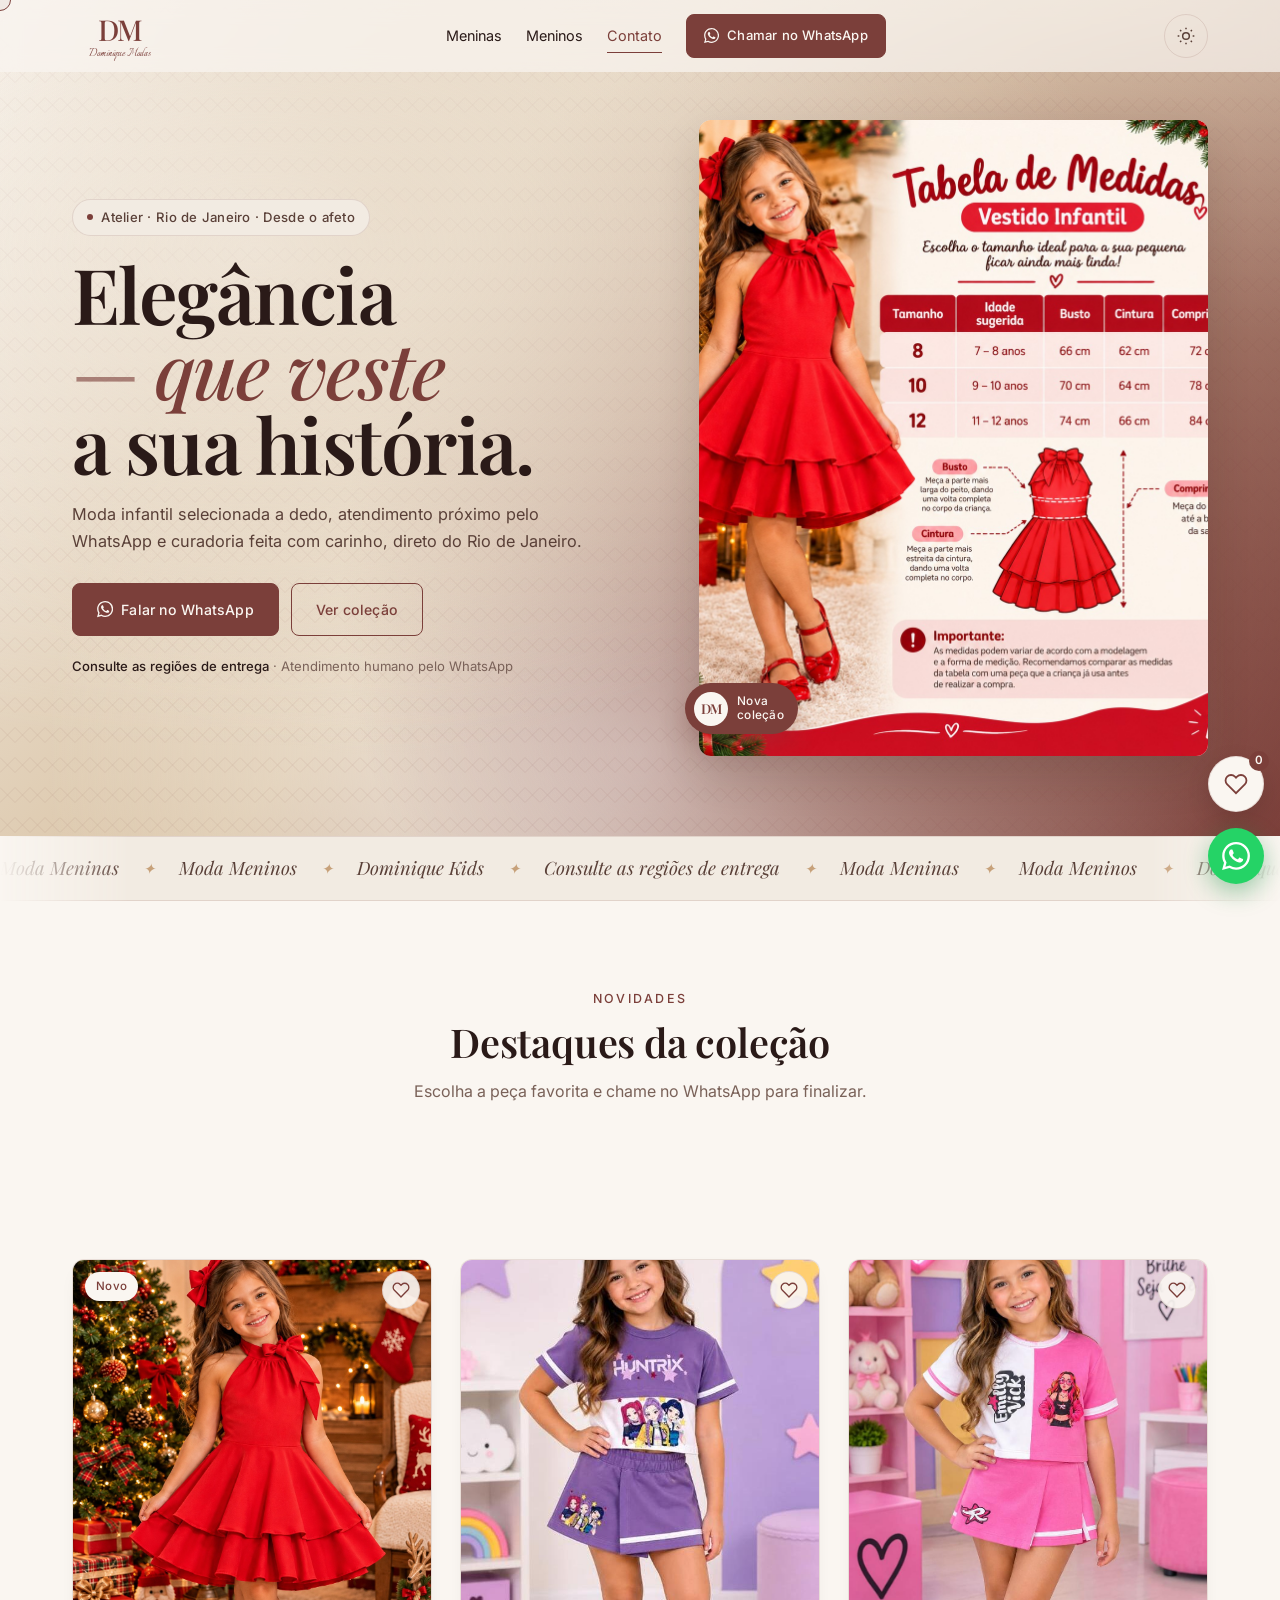
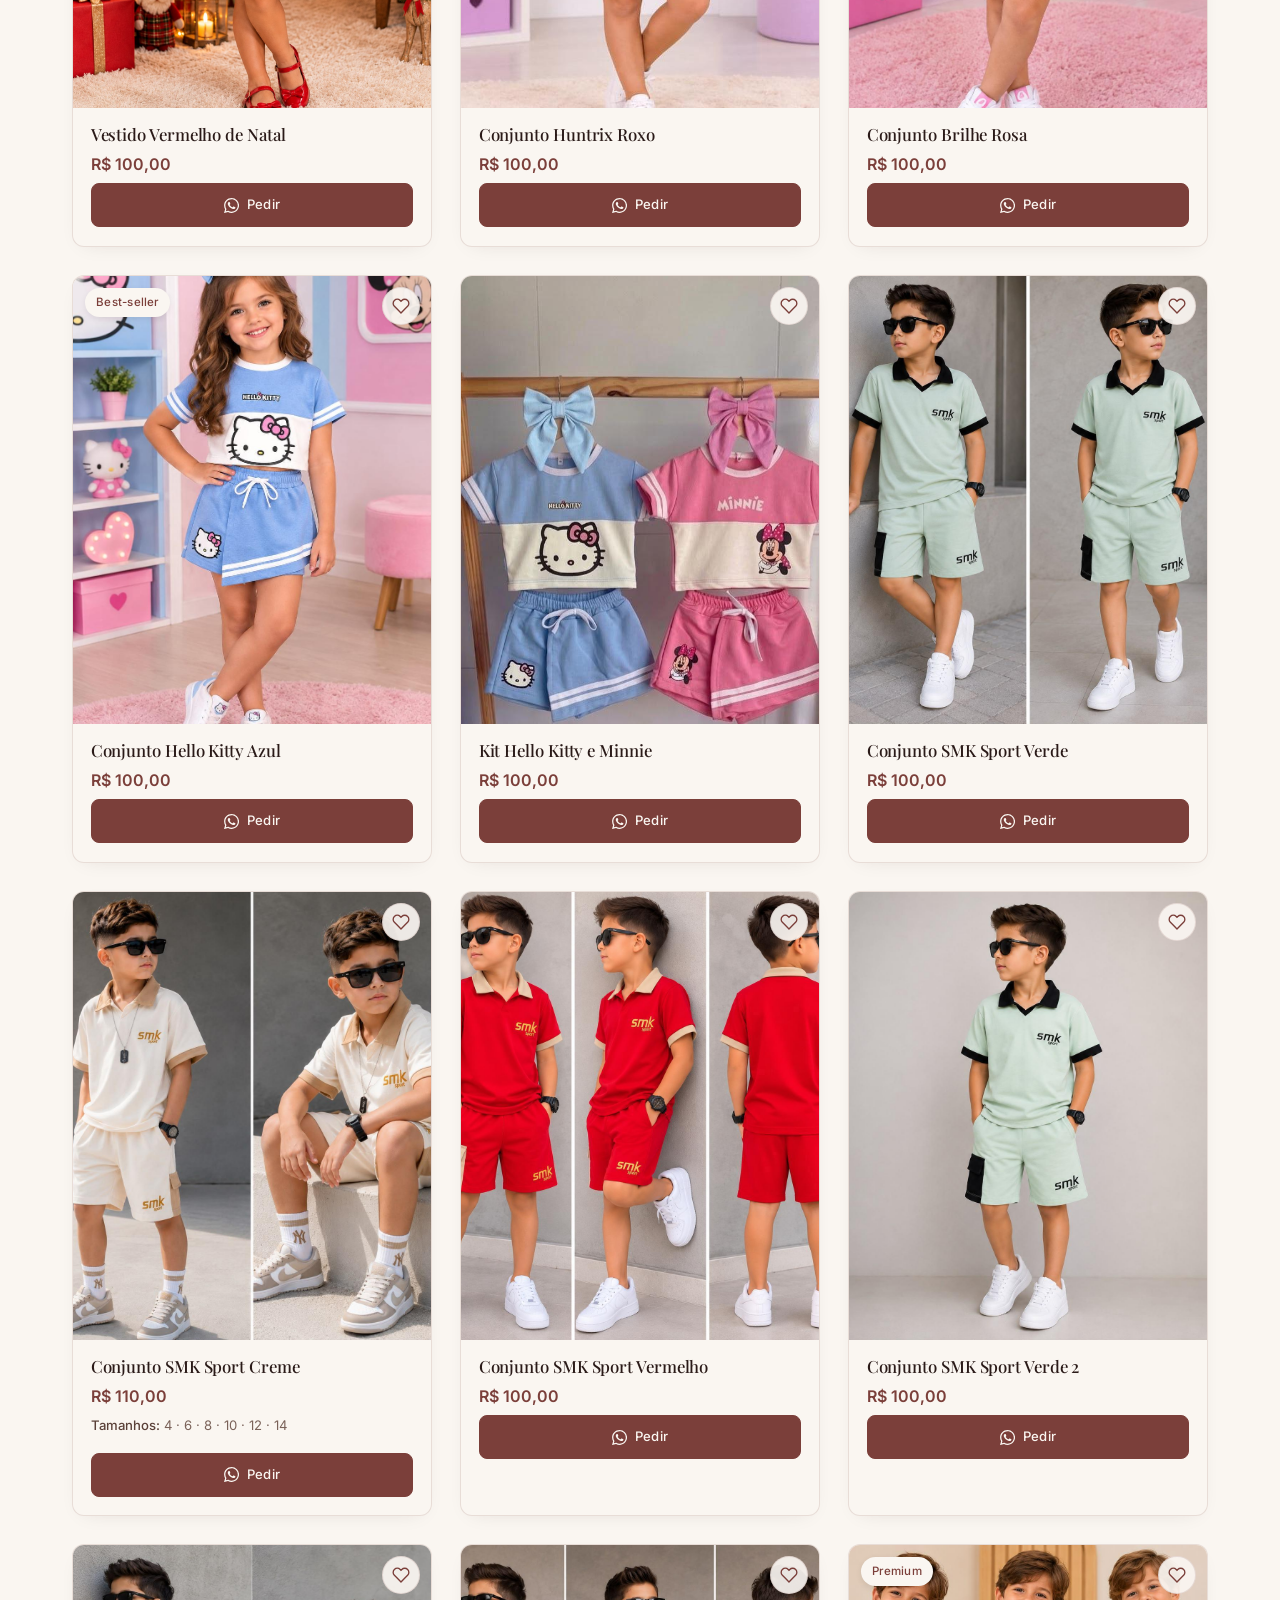
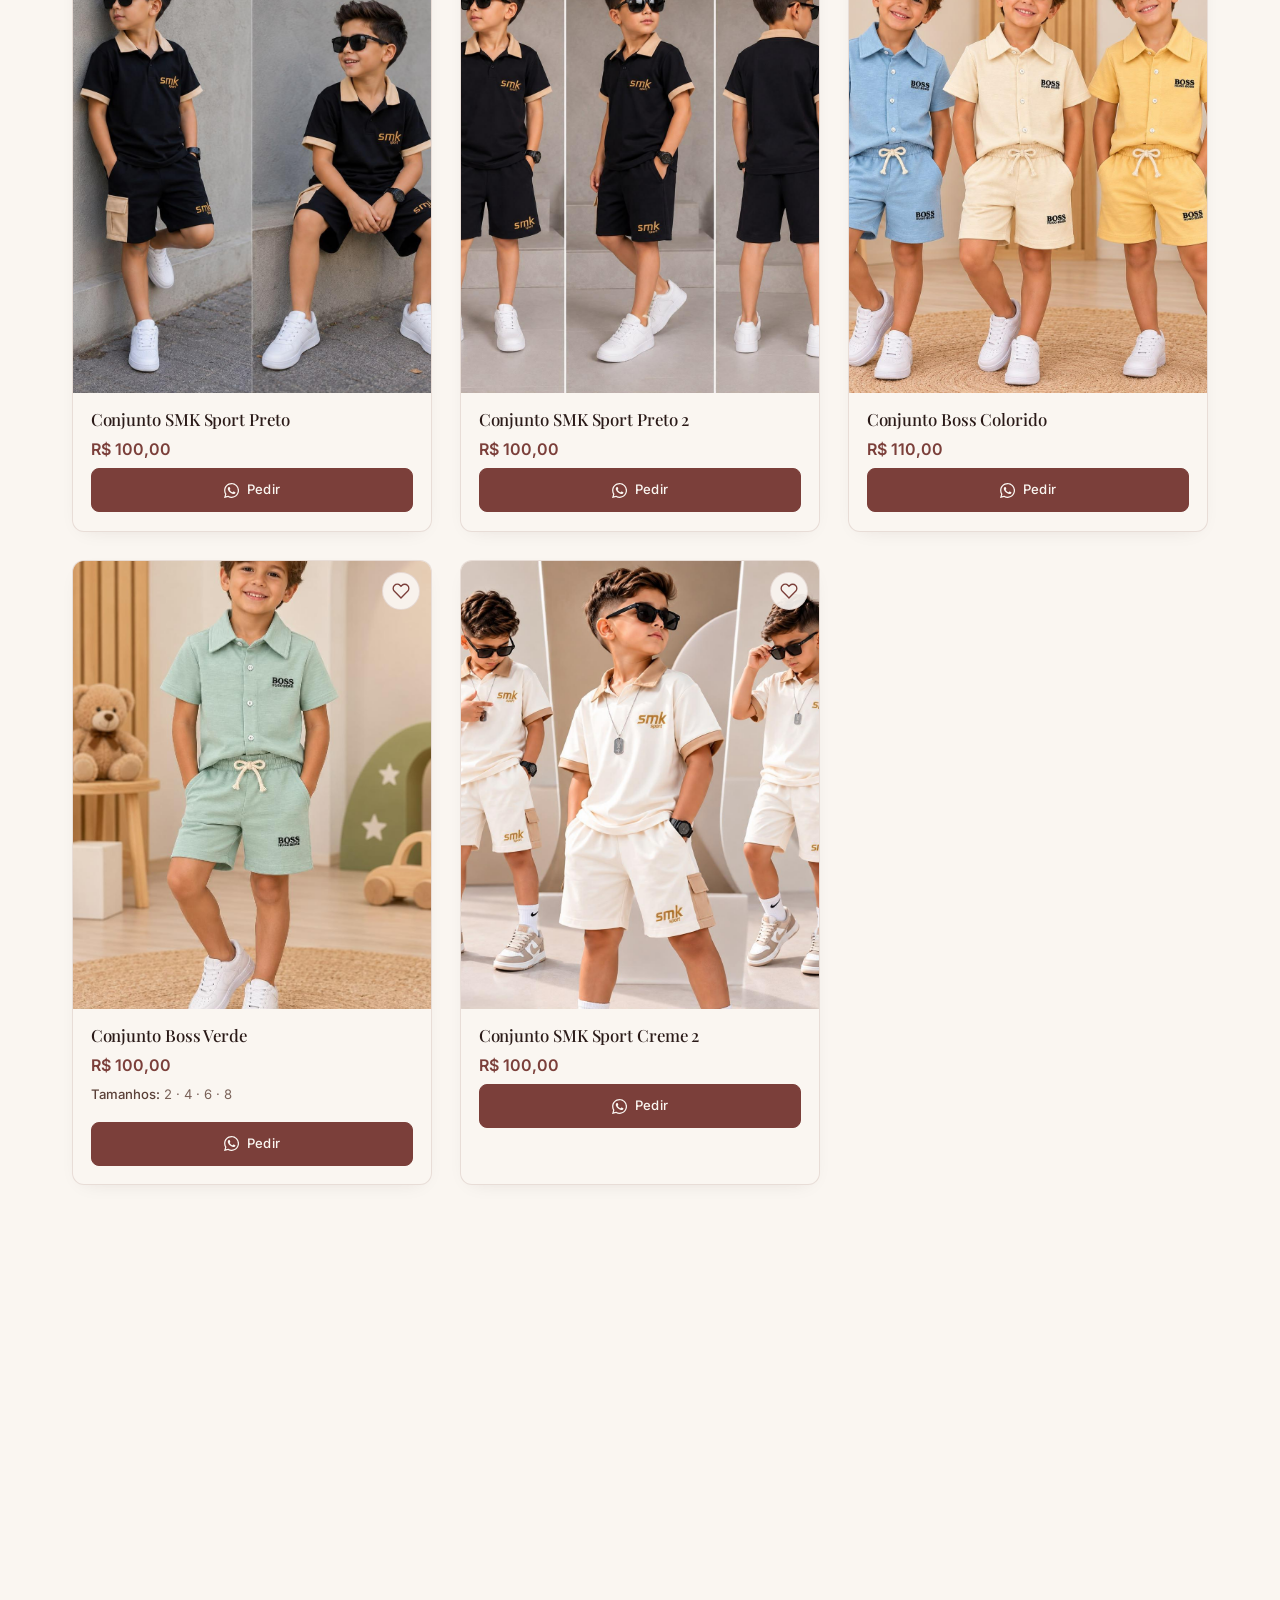
<file: index.html>
<!DOCTYPE html>
<html lang="pt-BR" class="no-js">
<head>
  <meta charset="UTF-8">
  <meta name="viewport" content="width=device-width, initial-scale=1">
  <meta name="theme-color" content="#7B3F3A">

  <!-- CHECKLIST ANTES DE PUBLICAR
       [ ] Número do WhatsApp confirmado: (21) 99551-2261
       [ ] Fotos reais em /assets/ (WebP)
       [ ] products.json preenchido
       [ ] Horário de atendimento em #contato
       [ ] Domínio próprio no canonical, OG e JSON-LD -->

  <title>Dominique Modas — Moda Infantil no Rio de Janeiro</title>
  <meta name="description" content="Moda infantil com conforto e charme para meninas e meninos. Atendimento próximo pelo WhatsApp e entrega sob consulta. Rio de Janeiro — RJ.">
  <link rel="canonical" href="https://dominique.rafaelcamposcontato7.workers.dev/">

  <link rel="icon" type="image/svg+xml" href="data:image/svg+xml,%3Csvg xmlns='http://www.w3.org/2000/svg' viewBox='0 0 64 64'%3E%3Crect width='64' height='64' rx='8' fill='%237B3F3A'/%3E%3Ctext x='32' y='42' text-anchor='middle' font-family='Georgia,serif' font-size='28' font-weight='600' fill='%23FAF6F1' letter-spacing='-1'%3EDM%3C/text%3E%3C/svg%3E">
  <link rel="apple-touch-icon" href="data:image/svg+xml,%3Csvg xmlns='http://www.w3.org/2000/svg' viewBox='0 0 64 64'%3E%3Crect width='64' height='64' rx='8' fill='%237B3F3A'/%3E%3Ctext x='32' y='42' text-anchor='middle' font-family='Georgia,serif' font-size='28' font-weight='600' fill='%23FAF6F1' letter-spacing='-1'%3EDM%3C/text%3E%3C/svg%3E">

  <!-- Open Graph / Facebook / WhatsApp -->
  <meta property="og:type" content="website">
  <meta property="og:locale" content="pt_BR">
  <meta property="og:site_name" content="Dominique Modas">
  <meta property="og:title" content="Dominique Modas — Elegância que veste a sua história">
  <meta property="og:description" content="Moda infantil para meninas e meninos com atendimento próximo pelo WhatsApp. Consulte as regiões de entrega.">
  
  <!-- TAGS DA IMAGEM CORRIGIDAS -->
  <meta property="og:url" content="https://dominique.rafaelcamposcontato7.workers.dev/">
  <meta property="og:image" content="https://dominique.rafaelcamposcontato7.workers.dev/assets/og-dominique.jpg">
  <meta property="og:image:secure_url" content="https://dominique.rafaelcamposcontato7.workers.dev/assets/og-dominique.jpg">
  <meta property="og:image:type" content="image/jpeg">
  <meta property="og:image:width" content="1200">
  <meta property="og:image:height" content="630">
  
  <!-- Twitter / X -->
  <meta name="twitter:card" content="summary_large_image">
  <meta name="twitter:title" content="Dominique Modas — Moda Infantil">
  <meta name="twitter:description" content="Peças infantis selecionadas, atendimento próximo e entrega sob consulta.">
  <meta name="twitter:image" content="https://dominique.rafaelcamposcontato7.workers.dev/assets/og-dominique.jpg">

  <link rel="preload" as="image" href="assets/hero.webp" fetchpriority="high">

  <link rel="preconnect" href="https://fonts.googleapis.com">
  <link rel="preconnect" href="https://fonts.gstatic.com" crossorigin>
  <link href="https://fonts.googleapis.com/css2?family=Italianno&family=Inter:wght@300;400;500;600&family=Playfair+Display:ital,wght@0,400;0,500;0,600;0,700;1,400;1,500&display=swap" rel="stylesheet">

  <link rel="stylesheet" href="style.css?v=1">
  <link rel="stylesheet" href="performance.css?v=1">

    <script>
    (function () {
      // Padrão: sempre claro, a menos que o usuário já tenha escolhido escuro antes
      var t = localStorage.getItem('dm-theme');
      if (t === 'dark') {
        document.documentElement.setAttribute('data-theme', 'dark');
      }
      document.documentElement.classList.replace('no-js', 'js');
    })();
  </script>

  <script type="application/ld+json">
  {
    "@context": "https://schema.org",
    "@type": "ClothingStore",
    "name": "Dominique Modas",
    "alternateName": "Dominique Kids",
    "description": "Loja de moda infantil para meninas e meninos. Atendimento pelo WhatsApp e entrega sob consulta.",
    "url": "https://dominique.rafaelcamposcontato7.workers.dev/",
    "telephone": "+55 21 99551-2261",
    "image": "https://dominique.rafaelcamposcontato7.workers.dev/assets/og-dominique.jpg",
    "address": {
      "@type": "PostalAddress",
      "addressLocality": "Rio de Janeiro",
      "addressRegion": "RJ",
      "addressCountry": "BR"
    },
    "areaServed": "BR",
    "sameAs": [
      "https://www.instagram.com/dominique.modas/",
      "https://www.facebook.com/dominiquekids"
    ]
  }
  </script>
</head>
<body>

<a class="skip-link" href="#conteudo">Ir para o conteúdo</a>

<div class="progress" id="progress" aria-hidden="true"></div>

<div class="cursor" id="cursor" aria-hidden="true">
  <span class="cursor__label"></span>
</div>

<!-- ===== HEADER ===== -->
<header class="header" id="topo">
  <div class="container header__inner">
    <a href="#inicio" class="brand" aria-label="Dominique Modas — voltar ao início">
      <svg class="brand__mark" viewBox="0 0 140 84" aria-hidden="true" focusable="false">
        <defs>
          <linearGradient id="metal-grad" x1="0" y1="0" x2="0" y2="1">
            <stop offset="0"   stop-color="#F0D3B0"/>
            <stop offset=".45" stop-color="#C9A377"/>
            <stop offset="1"   stop-color="#8A5C3F"/>
          </linearGradient>
        </defs>
        <text x="70" y="50" text-anchor="middle" class="brand__dm" fill="url(#metal-grad)">DM</text>
        <text x="70" y="72" text-anchor="middle" class="brand__script">Dominique Modas</text>
      </svg>
    </a>

    <nav class="nav" id="menu" aria-label="Menu principal">
      <ul class="nav__list">
        <li><a href="#produtos" data-goto-cat="meninas" data-nav>Meninas</a></li>
        <li><a href="#produtos" data-goto-cat="meninos" data-nav>Meninos</a></li>
        <li><a href="#contato" data-nav>Contato</a></li>
      </ul>
      <a class="btn btn--primary nav__cta" href="https://wa.me/5521995512261"
         data-wa data-wa-mensagem="Olá! Vi o site da Dominique Modas e gostaria de saber mais."
         target="_blank" rel="noopener noreferrer">
        <svg class="icone-wa" aria-hidden="true" viewBox="0 0 24 24"><path fill="currentColor" d="M17.47 14.38c-.3-.15-1.76-.87-2.03-.97-.27-.1-.47-.15-.67.15-.2.3-.77.97-.94 1.16-.17.2-.35.22-.64.08-.3-.15-1.25-.46-2.39-1.48-.88-.79-1.48-1.76-1.65-2.06-.17-.3-.02-.46.13-.6.13-.14.3-.35.45-.52.15-.17.2-.3.3-.5.1-.2.05-.37-.03-.52-.07-.15-.67-1.61-.92-2.21-.24-.58-.49-.5-.67-.51-.17-.01-.37-.01-.57-.01-.2 0-.52.07-.79.37-.27.3-1.04 1.02-1.04 2.48 0 1.46 1.07 2.88 1.21 3.07.15.2 2.1 3.2 5.08 4.49.71.31 1.26.49 1.69.62.71.23 1.36.2 1.87.12.57-.09 1.76-.72 2.01-1.41.25-.7.25-1.29.17-1.41-.07-.12-.27-.2-.57-.35M12.05 21.79h-.01a9.87 9.87 0 0 1-5.03-1.38l-.36-.21-3.74.98 1-3.65-.24-.37a9.86 9.86 0 0 1-1.51-5.26c0-5.45 4.44-9.88 9.89-9.88 2.64 0 5.12 1.03 6.99 2.9a9.83 9.83 0 0 1 2.89 6.99c0 5.45-4.44 9.88-9.88 9.88m8.41-18.3A11.82 11.82 0 0 0 12.05 0C5.5 0 .16 5.34.16 11.9c0 2.1.55 4.14 1.59 5.94L.06 24l6.31-1.65a11.88 11.88 0 0 0 5.68 1.45h.01c6.55 0 11.89-5.34 11.89-11.9a11.82 11.82 0 0 0-3.48-8.41"/></svg>
        Chamar no WhatsApp
      </a>
    </nav>

    <div class="header__actions">
      <button class="theme-toggle" id="theme-toggle" type="button"
              aria-label="Alternar tema claro e escuro" aria-pressed="false">
        <svg class="icon-sun" viewBox="0 0 24 24" fill="none" stroke="currentColor" stroke-width="1.8" aria-hidden="true"><circle cx="12" cy="12" r="4"/><path d="M12 2v2M12 20v2M4.9 4.9l1.4 1.4M17.7 17.7l1.4 1.4M2 12h2M20 12h2M4.9 19.1l1.4-1.4M17.7 6.3l1.4-1.4"/></svg>
        <svg class="icon-moon" viewBox="0 0 24 24" fill="none" stroke="currentColor" stroke-width="1.8" aria-hidden="true"><path d="M21 12.8A9 9 0 1 1 11.2 3a7 7 0 0 0 9.8 9.8z"/></svg>
      </button>

      <button class="menu-toggle" type="button" aria-expanded="false" aria-controls="menu" aria-label="Abrir menu">
        <span></span><span></span><span></span>
      </button>
    </div>
  </div>
</header>

<main id="conteudo">

  <!-- ===== HERO ===== -->
  <section class="hero" id="inicio">
    <canvas class="silk-canvas" id="silk-canvas" aria-hidden="true"></canvas>
    <div class="hero__fallback" aria-hidden="true"></div>
    <div class="hero__veil" aria-hidden="true"></div>

    <div class="container hero__grid">
      <div class="hero__text">
        <p class="hero__eyebrow">
          <span class="dot" aria-hidden="true"></span>
          Atelier · Rio de Janeiro · Desde o afeto
        </p>
        <h1 class="hero__title">
          <span class="hero__line">Elegância</span>
          <span class="hero__line hero__line--italic">que veste</span>
          <span class="hero__line">a sua história.</span>
        </h1>
        <p class="hero__sub">
          Moda infantil selecionada a dedo, atendimento próximo pelo WhatsApp e curadoria
          feita com carinho, direto do Rio de Janeiro.
        </p>
        <div class="hero__actions">
          <a class="btn btn--primary" href="https://wa.me/5521995512261"
             data-wa data-wa-mensagem="Olá! Vi o site da Dominique Modas e gostaria de saber mais sobre as peças."
             target="_blank" rel="noopener noreferrer">
            <svg class="icone-wa" aria-hidden="true" viewBox="0 0 24 24"><path fill="currentColor" d="M17.47 14.38c-.3-.15-1.76-.87-2.03-.97-.27-.1-.47-.15-.67.15-.2.3-.77.97-.94 1.16-.17.2-.35.22-.64.08-.3-.15-1.25-.46-2.39-1.48-.88-.79-1.48-1.76-1.65-2.06-.17-.3-.02-.46.13-.6.13-.14.3-.35.45-.52.15-.17.2-.3.3-.5.1-.2.05-.37-.03-.52-.07-.15-.67-1.61-.92-2.21-.24-.58-.49-.5-.67-.51-.17-.01-.37-.01-.57-.01-.2 0-.52.07-.79.37-.27.3-1.04 1.02-1.04 2.48 0 1.46 1.07 2.88 1.21 3.07.15.2 2.1 3.2 5.08 4.49.71.31 1.26.49 1.69.62.71.23 1.36.2 1.87.12.57-.09 1.76-.72 2.01-1.41.25-.7.25-1.29.17-1.41-.07-.12-.27-.2-.57-.35M12.05 21.79h-.01a9.87 9.87 0 0 1-5.03-1.38l-.36-.21-3.74.98 1-3.65-.24-.37a9.86 9.86 0 0 1-1.51-5.26c0-5.45 4.44-9.88 9.89-9.88 2.64 0 5.12 1.03 6.99 2.9a9.83 9.83 0 0 1 2.89 6.99c0 5.45-4.44 9.88-9.88 9.88m8.41-18.3A11.82 11.82 0 0 0 12.05 0C5.5 0 .16 5.34.16 11.9c0 2.1.55 4.14 1.59 5.94L.06 24l6.31-1.65a11.88 11.88 0 0 0 5.68 1.45h.01c6.55 0 11.89-5.34 11.89-11.9a11.82 11.82 0 0 0-3.48-8.41"/></svg>
            Falar no WhatsApp
          </a>
          <a class="btn btn--ghost" href="#produtos">Ver coleção</a>
        </div>
        <p class="hero__note">
          <strong>Consulte as regiões de entrega</strong> · Atendimento humano pelo WhatsApp
        </p>
      </div>

      <div class="hero__media">
        <div class="hero__photo">
          <img src="assets/hero.webp" alt="Seleção de peças infantis da Dominique Modas"
               width="800" height="1000" fetchpriority="high" decoding="async"
               onerror="this.parentElement.classList.add('is-fallback');this.remove();">
        </div>
        <div class="hero__badge" aria-hidden="true">
          <span class="hero__badge-dm">DM</span>
          <span class="hero__badge-txt">Nova<br>coleção</span>
        </div>
      </div>
    </div>
  </section>

  <!-- Marquee -->
  <div class="marquee" aria-hidden="true">
    <div class="marquee__track">
      <span>Moda Meninas</span><span class="sep">✦</span>
      <span>Moda Meninos</span><span class="sep">✦</span>
      <span>Dominique Kids</span><span class="sep">✦</span>
      <span>Consulte as regiões de entrega</span><span class="sep">✦</span>
      <span>Moda Meninas</span><span class="sep">✦</span>
      <span>Moda Meninos</span><span class="sep">✦</span>
      <span>Dominique Kids</span><span class="sep">✦</span>
      <span>Consulte as regiões de entrega</span><span class="sep">✦</span>
    </div>
  </div>

  <!-- ===== PRODUTOS ===== -->
  <section class="products" id="produtos">
    <div class="container">
      <header class="section-head reveal">
        <p class="section-eyebrow">Novidades</p>
        <h2 class="section-title">Destaques da coleção</h2>
        <p class="section-sub">Escolha a peça favorita e chame no WhatsApp para finalizar.</p>
      </header>

      <div class="filters reveal" role="group" aria-label="Filtros de produtos">
        <div class="filters__group">
          <span class="filters__label" id="filtro-cat">Categoria</span>
          <div class="filters__pills" role="group" aria-labelledby="filtro-cat">
            <button class="pill is-active" type="button" data-cat="all" aria-pressed="true">Todos</button>
            <button class="pill" type="button" data-cat="meninas" aria-pressed="false">Meninas</button>
            <button class="pill" type="button" data-cat="meninos" aria-pressed="false">Meninos</button>
          </div>
        </div>
        <div class="filters__group">
          <span class="filters__label" id="filtro-tam">Tamanho</span>
          <div class="filters__pills" role="group" aria-labelledby="filtro-tam">
            <button class="pill pill--sm is-active" type="button" data-size="all" aria-pressed="true">Todos</button>
            <button class="pill pill--sm" type="button" data-size="2" aria-pressed="false">2</button>
            <button class="pill pill--sm" type="button" data-size="4" aria-pressed="false">4</button>
            <button class="pill pill--sm" type="button" data-size="6" aria-pressed="false">6</button>
            <button class="pill pill--sm" type="button" data-size="8" aria-pressed="false">8</button>
            <button class="pill pill--sm" type="button" data-size="10" aria-pressed="false">10</button>
            <button class="pill pill--sm" type="button" data-size="12" aria-pressed="false">12</button>
            <button class="pill pill--sm" type="button" data-size="14" aria-pressed="false">14</button>
          </div>
        </div>
        <p class="filters__count" id="contador" aria-live="polite"></p>
      </div>

      <div class="products__grid" id="products-grid"></div>
      <p class="products__empty" id="vazio" hidden>
        Nenhuma peça combina com esses filtros.
        <button type="button" class="link" data-reset>Limpar filtros</button>
      </p>
    </div>
  </section>

  <!-- ===== CONTATO ===== -->
  <section class="contact" id="contato">
    <div class="container contact__grid">
      <div class="contact__text reveal">
        <p class="section-eyebrow">Fale com a gente</p>
        <h2 class="section-title section-title--left">Vamos conversar sobre o próximo look?</h2>
        <p>Chame no WhatsApp para tirar dúvidas, ver mais fotos ou fechar o pedido. A gente responde com carinho.</p>
        <a class="btn btn--primary btn--lg" href="https://wa.me/5521995512261"
           data-wa data-wa-mensagem="Olá! Vi o site da Dominique Modas e gostaria de conversar sobre uma peça."
           target="_blank" rel="noopener noreferrer">
          <svg class="icone-wa" aria-hidden="true" viewBox="0 0 24 24"><path fill="currentColor" d="M17.47 14.38c-.3-.15-1.76-.87-2.03-.97-.27-.1-.47-.15-.67.15-.2.3-.77.97-.94 1.16-.17.2-.35.22-.64.08-.3-.15-1.25-.46-2.39-1.48-.88-.79-1.48-1.76-1.65-2.06-.17-.3-.02-.46.13-.6.13-.14.3-.35.45-.52.15-.17.2-.3.3-.5.1-.2.05-.37-.03-.52-.07-.15-.67-1.61-.92-2.21-.24-.58-.49-.5-.67-.51-.17-.01-.37-.01-.57-.01-.2 0-.52.07-.79.37-.27.3-1.04 1.02-1.04 2.48 0 1.46 1.07 2.88 1.21 3.07.15.2 2.1 3.2 5.08 4.49.71.31 1.26.49 1.69.62.71.23 1.36.2 1.87.12.57-.09 1.76-.72 2.01-1.41.25-.7.25-1.29.17-1.41-.07-.12-.27-.2-.57-.35M12.05 21.79h-.01a9.87 9.87 0 0 1-5.03-1.38l-.36-.21-3.74.98 1-3.65-.24-.37a9.86 9.86 0 0 1-1.51-5.26c0-5.45 4.44-9.88 9.89-9.88 2.64 0 5.12 1.03 6.99 2.9a9.83 9.83 0 0 1 2.89 6.99c0 5.45-4.44 9.88-9.88 9.88m8.41-18.3A11.82 11.82 0 0 0 12.05 0C5.5 0 .16 5.34.16 11.9c0 2.1.55 4.14 1.59 5.94L.06 24l6.31-1.65a11.88 11.88 0 0 0 5.68 1.45h.01c6.55 0 11.89-5.34 11.89-11.9a11.82 11.82 0 0 0-3.48-8.41"/></svg>
          Chamar no WhatsApp
        </a>
      </div>

      <ul class="contact__list reveal">
        <li>
          <span class="contact__icon" aria-hidden="true">
            <svg viewBox="0 0 24 24" fill="none" stroke="currentColor" stroke-width="1.6" stroke-linecap="round" stroke-linejoin="round"><path d="M22 16.9v3a2 2 0 0 1-2.2 2 19.8 19.8 0 0 1-8.6-3.1 19.5 19.5 0 0 1-6-6A19.8 19.8 0 0 1 2.1 4.2 2 2 0 0 1 4.1 2h3a2 2 0 0 1 2 1.7c.1 1 .4 1.9.7 2.8a2 2 0 0 1-.5 2.1L8 10a16 16 0 0 0 6 6l1.4-1.3a2 2 0 0 1 2.1-.5c.9.3 1.8.6 2.8.7a2 2 0 0 1 1.7 2z"/></svg>
          </span>
          <div><strong>WhatsApp</strong><a href="https://wa.me/5521995512261" target="_blank" rel="noopener noreferrer">(21) 99551-2261</a></div>
        </li>
        <li>
          <span class="contact__icon" aria-hidden="true">
            <svg viewBox="0 0 24 24" fill="none" stroke="currentColor" stroke-width="1.6" stroke-linecap="round" stroke-linejoin="round"><rect x="3" y="3" width="18" height="18" rx="5"/><circle cx="12" cy="12" r="4"/><circle cx="17" cy="7" r="1" fill="currentColor" stroke="none"/></svg>
          </span>
          <div><strong>Instagram</strong><a href="https://www.instagram.com/dominique.modas/" target="_blank" rel="noopener noreferrer">@dominique.modas</a></div>
        </li>
        <li>
          <span class="contact__icon" aria-hidden="true">
            <svg viewBox="0 0 24 24" fill="none" stroke="currentColor" stroke-width="1.6" stroke-linecap="round" stroke-linejoin="round"><path d="M18 2h-3a5 5 0 0 0-5 5v3H7v4h3v8h4v-8h3l1-4h-4V7a1 1 0 0 1 1-1h3z"/></svg>
          </span>
          <div><strong>Facebook</strong><a href="https://www.facebook.com/dominiquekids" target="_blank" rel="noopener noreferrer">Dominique Kids</a></div>
        </li>
        <li>
          <span class="contact__icon" aria-hidden="true">
            <svg viewBox="0 0 24 24" fill="none" stroke="currentColor" stroke-width="1.6" stroke-linecap="round" stroke-linejoin="round"><path d="M12 21s7-6.2 7-11a7 7 0 1 0-14 0c0 4.8 7 11 7 11z"/><circle cx="12" cy="10" r="2.5"/></svg>
          </span>
          <div><strong>Atendimento</strong><p>Rio de Janeiro — RJ<br>Consulte as regiões de entrega pelo WhatsApp</p></div>
        </li>
        <li>
          <span class="contact__icon" aria-hidden="true">
            <svg viewBox="0 0 24 24" fill="none" stroke="currentColor" stroke-width="1.6" stroke-linecap="round" stroke-linejoin="round"><circle cx="12" cy="12" r="9"/><path d="M12 7v5l3 2"/></svg>
          </span>
          <div><strong>Horário</strong><p>Consulte os horários de atendimento pelo WhatsApp.</p></div>
        </li>
      </ul>
    </div>
  </section>

</main>

<!-- ===== RODAPÉ ===== -->
<footer class="footer">
  <div class="footer__inner container">
    <div class="footer__brand">
      <svg class="footer__mark" viewBox="0 0 140 84" aria-hidden="true" focusable="false">
        <defs>
          <linearGradient id="metal-grad-footer" x1="0" y1="0" x2="0" y2="1">
            <stop offset="0"   stop-color="#F0D3B0"/>
            <stop offset=".45" stop-color="#C9A377"/>
            <stop offset="1"   stop-color="#8A5C3F"/>
          </linearGradient>
        </defs>
        <text x="70" y="50" text-anchor="middle" class="brand__dm" fill="url(#metal-grad-footer)">DM</text>
        <text x="70" y="72" text-anchor="middle" class="brand__script">Dominique Modas</text>
      </svg>
      <p class="footer__tag">Elegância que veste a sua história.</p>
    </div>

    <nav class="footer__nav" aria-label="Links rápidos">
      <h4>Navegue</h4>
      <a href="#produtos" data-goto-cat="meninas">Meninas</a>
      <a href="#produtos" data-goto-cat="meninos">Meninos</a>
      <a href="#contato">Contato</a>
    </nav>

    <div class="footer__contact">
      <h4>Fale com a gente</h4>
      <a href="https://wa.me/5521995512261" target="_blank" rel="noopener noreferrer">WhatsApp (21) 99551-2261</a>
      <a href="https://www.instagram.com/dominique.modas/" target="_blank" rel="noopener noreferrer">@dominique.modas</a>
      <a href="https://www.facebook.com/dominiquekids" target="_blank" rel="noopener noreferrer">Facebook — Dominique Kids</a>
    </div>
  </div>
  <div class="footer__base container">
    <p>© <span id="ano">2026</span> Dominique Modas · Todos os direitos reservados.</p>
  </div>
</footer>

<button class="fav-float" id="fav-float" type="button" aria-label="Ver minha lista de favoritos">
  <svg viewBox="0 0 24 24" fill="none" stroke="currentColor" stroke-width="1.8" aria-hidden="true">
    <path d="M20.84 4.61a5.5 5.5 0 0 0-7.78 0L12 5.67l-1.06-1.06a5.5 5.5 0 0 0-7.78 7.78l1.06 1.06L12 21.23l7.78-7.78 1.06-1.06a5.5 5.5 0 0 0 0-7.78z"/>
  </svg>
  <span class="fav-float__count" id="fav-count" aria-live="polite">0</span>
</button>

<a class="wa-float" href="https://wa.me/5521995512261"
   data-wa data-wa-mensagem="Olá! Vi o site da Dominique Modas e gostaria de saber mais."
   target="_blank" rel="noopener noreferrer"
   aria-label="Falar com a Dominique Modas no WhatsApp">
  <svg aria-hidden="true" viewBox="0 0 24 24"><path fill="currentColor" d="M17.47 14.38c-.3-.15-1.76-.87-2.03-.97-.27-.1-.47-.15-.67.15-.2.3-.77.97-.94 1.16-.17.2-.35.22-.64.08-.3-.15-1.25-.46-2.39-1.48-.88-.79-1.48-1.76-1.65-2.06-.17-.3-.02-.46.13-.6.13-.14.3-.35.45-.52.15-.17.2-.3.3-.5.1-.2.05-.37-.03-.52-.07-.15-.67-1.61-.92-2.21-.24-.58-.49-.5-.67-.51-.17-.01-.37-.01-.57-.01-.2 0-.52.07-.79.37-.27.3-1.04 1.02-1.04 2.48 0 1.46 1.07 2.88 1.21 3.07.15.2 2.1 3.2 5.08 4.49.71.31 1.26.49 1.69.62.71.23 1.36.2 1.87.12.57-.09 1.76-.72 2.01-1.41.25-.7.25-1.29.17-1.41-.07-.12-.27-.2-.57-.35M12.05 21.79h-.01a9.87 9.87 0 0 1-5.03-1.38l-.36-.21-3.74.98 1-3.65-.24-.37a9.86 9.86 0 0 1-1.51-5.26c0-5.45 4.44-9.88 9.89-9.88 2.64 0 5.12 1.03 6.99 2.9a9.83 9.83 0 0 1 2.89 6.99c0 5.45-4.44 9.88-9.88 9.88m8.41-18.3A11.82 11.82 0 0 0 12.05 0C5.5 0 .16 5.34.16 11.9c0 2.1.55 4.14 1.59 5.94L.06 24l6.31-1.65a11.88 11.88 0 0 0 5.68 1.45h.01c6.55 0 11.89-5.34 11.89-11.9a11.82 11.82 0 0 0-3.48-8.41"/></svg>
</a>

<dialog class="modal" id="quick-view" aria-labelledby="qv-name">
  <div class="modal__inner">
    <button class="modal__close" type="button" data-close aria-label="Fechar">×</button>
    <div class="modal__body" id="qv-body"></div>
  </div>
</dialog>

<dialog class="modal" id="fav-modal" aria-labelledby="fav-title">
  <div class="modal__inner">
    <button class="modal__close" type="button" data-close aria-label="Fechar">×</button>
    <h2 class="modal__title" id="fav-title">Sua lista de favoritos</h2>
    <div class="modal__body" id="fav-body">
      <p class="fav-empty">Você ainda não favoritou nenhuma peça. Toque no coração dos produtos que ama.</p>
    </div>
  </div>
</dialog>

<!-- Versão dos scripts atualizada para v=2 para forçar o navegador a baixar o número novo -->
<script src="script.js?v=2" defer></script>
<script src="fundo.js?v=2" defer></script>
</body>
</html>
</file>
<file: style.css>
/* ============================================================
   DOMINIQUE MODAS — style.css
   Mobile-first. Paleta terrosa, tipografia serif + sans.
   Seções:
     1. Variáveis          2. Reset/base        3. Tipografia
     4. Botões             5. Header            6. Hero
     7. Seções (base)      8. Categorias        9. Produtos + filtros
     10. Sobre             11. Como comprar     12. Depoimentos
     13. Instagram         14. Contato          15. Rodapé
     16. WhatsApp float    17. Utilitários      18. Responsivo
     19. Reduzir movimento
     -- extensões "Atelier do Futuro" --
     20. Tema dark         21. Botão de tema    22. Progresso + cursor
     23. Hero com shader   24. Tipografia editorial
     25. Glassmorphism     26. Tilt 3D          27. Fav nos cards
     28. Marquee           29. Lookbook         30. Testimonial carrossel
     31. Modal             32. Favoritos flutuantes
     33. View Transitions  34. Reduzir movimento (extensões)
   ============================================================ */

/* ------------------------------------------------------------
   1. VARIÁVEIS
   ------------------------------------------------------------ */
:root {
  --terra:       #7B3F3A;
  --terra-esc:   #5A2C28;
  --terra-cl:    #9B5750;
  --creme:       #FAF6F1;
  --creme-2:     #F2EBE2;
  --areia:       #D9C3A5;
  --areia-esc:   #C7A17A;
  --texto:       #2A1A18;
  --texto-med:   #5A4038;
  --texto-suave: #7A6259;
  --linha:       rgba(123, 63, 58, 0.14);
  --linha-2:     rgba(123, 63, 58, 0.28);
  --wa:          #25d366;
  --wa-esc:      #128c3e;

  --fonte-titulo: 'Playfair Display', Georgia, 'Times New Roman', serif;
  --fonte-corpo:  'Inter', system-ui, -apple-system, 'Segoe UI', sans-serif;
  --fonte-script: 'Italianno', 'Cormorant Garamond', cursive;

  --container: 1200px;
  --raio: 12px;
  --raio-sm: 8px;
  --header-alt: 72px;
  --trans: 0.25s cubic-bezier(0.22, 0.61, 0.36, 1);
  --secao-pad: clamp(3rem, 7vw, 5.5rem);

  --herringbone: url("data:image/svg+xml,%3Csvg xmlns='http://www.w3.org/2000/svg' width='80' height='40' viewBox='0 0 80 40'%3E%3Cg fill='none' stroke='%237B3F3A' stroke-width='0.9'%3E%3Cpath d='M0 30L20 10L40 30L60 10L80 30'/%3E%3Cpath d='M0 10L20 30L40 10L60 30L80 10'/%3E%3C/g%3E%3C/svg%3E");

  --herringbone-cream: url("data:image/svg+xml,%3Csvg xmlns='http://www.w3.org/2000/svg' width='80' height='40' viewBox='0 0 80 40'%3E%3Cg fill='none' stroke='%23FAF6F1' stroke-width='0.9'%3E%3Cpath d='M0 30L20 10L40 30L60 10L80 30'/%3E%3Cpath d='M0 10L20 30L40 10L60 30L80 10'/%3E%3C/g%3E%3C/svg%3E");
}

/* ------------------------------------------------------------
   2. RESET & BASE
   ------------------------------------------------------------ */
*, *::before, *::after { box-sizing: border-box; margin: 0; padding: 0; }

html {
  scroll-behavior: smooth;
  scroll-padding-top: var(--header-alt);
  -webkit-text-size-adjust: 100%;
}

body {
  font-family: var(--fonte-corpo);
  font-weight: 400;
  font-size: clamp(0.95rem, 0.92rem + 0.15vw, 1.02rem);
  line-height: 1.65;
  color: var(--texto);
  background: var(--creme);
  -webkit-font-smoothing: antialiased;
  overflow-x: hidden;
  min-height: 100svh;
}

img { max-width: 100%; height: auto; display: block; }
a { color: inherit; text-decoration: none; }
button { font: inherit; color: inherit; background: none; border: none; cursor: pointer; }
ul, ol { list-style: none; }

::selection { background: var(--terra); color: var(--creme); }

:focus-visible {
  outline: 2px solid var(--terra);
  outline-offset: 3px;
  border-radius: 4px;
}

/* ------------------------------------------------------------
   3. TIPOGRAFIA
   ------------------------------------------------------------ */
h1, h2, h3, h4 {
  font-family: var(--fonte-titulo);
  font-weight: 600;
  line-height: 1.15;
  color: var(--texto);
  letter-spacing: -0.005em;
}

.section-eyebrow {
  font-family: var(--fonte-corpo);
  font-size: 0.78rem;
  font-weight: 500;
  text-transform: uppercase;
  letter-spacing: 0.18em;
  color: var(--terra);
  margin-bottom: 0.6rem;
}

.section-title {
  font-size: clamp(1.6rem, 1.2rem + 1.6vw, 2.6rem);
  margin-bottom: 0.75rem;
  text-wrap: balance;
}
.section-title--left { text-align: left; }

.section-sub {
  color: var(--texto-suave);
  font-size: 1rem;
  max-width: 560px;
  margin: 0 auto;
}
.section-sub--left { text-align: left; margin: 0; }

.section-head {
  text-align: center;
  margin-bottom: 2.5rem;
}
.section-head .section-title { margin-bottom: 0.85rem; }

/* ------------------------------------------------------------
   4. BOTÕES
   ------------------------------------------------------------ */
.btn {
  display: inline-flex;
  align-items: center;
  justify-content: center;
  gap: 0.5rem;
  min-height: 48px;
  padding: 0.85rem 1.5rem;
  font-family: var(--fonte-corpo);
  font-size: 0.88rem;
  font-weight: 500;
  letter-spacing: 0.015em;
  border-radius: var(--raio-sm);
  cursor: pointer;
  text-align: center;
  white-space: nowrap;
  transition: transform var(--trans), box-shadow var(--trans),
              background-color var(--trans), color var(--trans),
              border-color var(--trans);
}
.btn--primary {
  background: var(--terra);
  color: var(--creme);
  border: 1px solid var(--terra);
}
.btn--primary:hover {
  background: var(--terra-esc);
  border-color: var(--terra-esc);
  transform: translateY(-1px);
  box-shadow: 0 8px 20px rgba(123, 63, 58, 0.25);
}
.btn--ghost {
  background: transparent;
  color: var(--terra);
  border: 1px solid var(--terra);
}
.btn--ghost:hover {
  background: var(--terra);
  color: var(--creme);
  transform: translateY(-1px);
}
.btn--lg { padding: 1rem 1.8rem; font-size: 0.95rem; min-height: 54px; }

.icone-wa {
  width: 1.15em; height: 1.15em;
  flex-shrink: 0;
}

.link {
  color: var(--terra);
  text-decoration: underline;
  text-underline-offset: 3px;
  font: inherit;
}

/* ------------------------------------------------------------
   5. HEADER
   ------------------------------------------------------------ */
.header {
  position: fixed;
  inset: 0 0 auto 0;
  height: var(--header-alt);
  z-index: 1000;
  background: rgba(250, 246, 241, 0.7);
  backdrop-filter: blur(10px);
  -webkit-backdrop-filter: blur(10px);
  transition: background-color var(--trans), box-shadow var(--trans), height var(--trans);
}
.header--scrolled {
  background: rgba(250, 246, 241, 0.95);
  box-shadow: 0 1px 0 var(--linha);
  height: 64px;
}

.header__inner {
  display: flex;
  align-items: center;
  justify-content: space-between;
  gap: 1rem;
  height: 100%;
}

.brand { display: inline-flex; flex-shrink: 0; }
.brand__mark { width: 96px; height: auto; }
.brand__dm {
  font-family: var(--fonte-titulo);
  font-size: 42px;
  font-weight: 500;
  letter-spacing: -2px;
  fill: var(--terra);
}
.brand__script {
  font-family: var(--fonte-script);
  font-size: 17px;
  fill: var(--terra);
}

.nav { display: flex; align-items: center; gap: 1.5rem; }
.nav__list { display: flex; gap: 1.5rem; }
.nav__list a {
  position: relative;
  padding: 0.4rem 0;
  font-size: 0.9rem;
  color: var(--texto);
  transition: color var(--trans);
}
.nav__list a::after {
  content: '';
  position: absolute;
  left: 0; bottom: -2px;
  width: 100%; height: 1px;
  background: var(--terra);
  transform: scaleX(0);
  transform-origin: right;
  transition: transform var(--trans);
}
.nav__list a:hover,
.nav__list a.is-active { color: var(--terra); }
.nav__list a:hover::after,
.nav__list a.is-active::after { transform: scaleX(1); transform-origin: left; }

.nav__cta { padding: 0.6rem 1.1rem; font-size: 0.82rem; min-height: 44px; }

.menu-toggle {
  display: none;
  width: 44px; height: 44px;
  position: relative;
  border: 1px solid var(--linha);
  border-radius: var(--raio-sm);
  z-index: 1100;
}
.menu-toggle span {
  position: absolute;
  left: 50%;
  width: 20px; height: 1.5px;
  background: var(--terra);
  transform: translateX(-50%);
  transition: top var(--trans), transform var(--trans), opacity var(--trans);
}
.menu-toggle span:nth-child(1) { top: 15px; }
.menu-toggle span:nth-child(2) { top: 21px; }
.menu-toggle span:nth-child(3) { top: 27px; }
.menu-toggle[aria-expanded="true"] span:nth-child(1) { top: 21px; transform: translateX(-50%) rotate(45deg); }
.menu-toggle[aria-expanded="true"] span:nth-child(2) { opacity: 0; }
.menu-toggle[aria-expanded="true"] span:nth-child(3) { top: 21px; transform: translateX(-50%) rotate(-45deg); }

/* ------------------------------------------------------------
   6. HERO
   ------------------------------------------------------------ */
.hero {
  padding: calc(var(--header-alt) + 2rem) 0 3rem;
  position: relative;
  overflow: hidden;
}

.hero__grid {
  display: grid;
  grid-template-columns: 1fr;
  gap: 2.5rem;
  align-items: center;
}

.hero__text {
  order: 1;
  text-align: center;
}
.hero__eyebrow {
  display: inline-flex;
  align-items: center;
  gap: 0.5rem;
  font-size: 0.82rem;
  font-weight: 500;
  color: var(--texto-med);
  letter-spacing: 0.02em;
  padding: 0.4rem 0.9rem;
  background: var(--creme-2);
  border: 1px solid var(--linha);
  border-radius: 999px;
  margin-bottom: 1.25rem;
}
.hero__eyebrow .dot {
  width: 6px; height: 6px;
  border-radius: 50%;
  background: var(--terra);
}

.hero__title {
  font-size: clamp(2rem, 1.4rem + 2.6vw, 3.6rem);
  line-height: 1.06;
  margin-bottom: 1rem;
  color: var(--texto);
  letter-spacing: -0.01em;
}

.hero__sub {
  color: var(--texto-med);
  font-size: 1.02rem;
  max-width: 540px;
  margin: 0 auto 1.75rem;
}

.hero__actions {
  display: flex;
  flex-wrap: wrap;
  justify-content: center;
  gap: 0.75rem;
  margin-bottom: 1.25rem;
}

.hero__note {
  font-size: 0.82rem;
  color: var(--texto-suave);
}
.hero__note strong { color: var(--texto); font-weight: 500; }

.hero__media {
  order: 2;
  position: relative;
  max-width: 460px;
  margin: 0 auto;
  width: 100%;
  isolation: isolate;
}
.hero__photo {
  position: relative;
  aspect-ratio: 4 / 5;
  border-radius: var(--raio);
  overflow: hidden;
  background: var(--creme-2);
  box-shadow: 0 20px 44px rgba(42, 26, 24, 0.14);
}
.hero__photo img {
  width: 100%; height: 100%;
  object-fit: cover;
}
.hero__badge {
  position: absolute;
  left: -14px;
  bottom: 22px;
  display: flex;
  align-items: center;
  gap: 0.55rem;
  padding: 0.55rem 0.9rem 0.55rem 0.6rem;
  background: var(--terra);
  color: var(--creme);
  border-radius: 999px;
  box-shadow: 0 12px 24px rgba(123, 63, 58, 0.3);
  z-index: 2;
}
.hero__badge-dm {
  display: inline-grid;
  place-items: center;
  width: 34px; height: 34px;
  border-radius: 50%;
  background: var(--creme);
  color: var(--terra);
  font-family: var(--fonte-titulo);
  font-size: 0.85rem;
  font-weight: 600;
  letter-spacing: -0.03em;
}
.hero__badge-txt {
  font-size: 0.74rem;
  font-weight: 500;
  letter-spacing: 0.02em;
  line-height: 1.15;
}

@media (min-width: 900px) {
  .hero {
    padding: calc(var(--header-alt) + 3rem) 0 5rem;
  }
  .hero__grid {
    grid-template-columns: 1.05fr 0.95fr;
    gap: 4rem;
  }
  .hero__text { order: 1; text-align: left; }
  .hero__sub { margin-inline: 0; }
  .hero__actions { justify-content: flex-start; }
  .hero__media { order: 2; max-width: none; }
}

/* ------------------------------------------------------------
   7. SEÇÕES (base)
   ------------------------------------------------------------ */
.categories, .products, .about, .how, .testimonials, .insta, .contact {
  padding: var(--secao-pad) 0;
}

/* ------------------------------------------------------------
   8. CATEGORIAS
   ------------------------------------------------------------ */
.categories__grid {
  display: grid;
  grid-template-columns: 1fr;
  gap: 1.25rem;
}
.cat-card {
  display: block;
  position: relative;
  border-radius: var(--raio);
  overflow: hidden;
  background: var(--creme-2);
  transition: transform var(--trans), box-shadow var(--trans);
}
.cat-card:hover {
  transform: translateY(-3px);
  box-shadow: 0 16px 32px rgba(42, 26, 24, 0.12);
}
.cat-card__media {
  position: relative;
  aspect-ratio: 4 / 5;
  overflow: hidden;
  background: var(--creme-2);
}
.cat-card__media img {
  width: 100%; height: 100%;
  object-fit: cover;
  transition: transform 0.6s ease;
}
.cat-card:hover .cat-card__media img {
  transform: scale(1.04);
}
.cat-card__body {
  padding: 1.25rem 1.25rem 1.5rem;
  position: relative;
}
.cat-card__title {
  font-size: 1.25rem;
  margin-bottom: 0.35rem;
}
.cat-card__desc {
  font-size: 0.9rem;
  color: var(--texto-suave);
  line-height: 1.55;
}
.cat-card__arrow {
  position: absolute;
  right: 1.25rem;
  bottom: 1.25rem;
  display: inline-grid;
  place-items: center;
  width: 36px; height: 36px;
  border-radius: 50%;
  background: var(--terra);
  color: var(--creme);
  font-size: 0.9rem;
  transition: transform var(--trans), background var(--trans);
}
.cat-card:hover .cat-card__arrow {
  background: var(--terra-esc);
  transform: translateX(3px);
}

@media (min-width: 700px) {
  .categories__grid { grid-template-columns: repeat(3, 1fr); gap: 1.5rem; }
}

/* ------------------------------------------------------------
   9. PRODUTOS + FILTROS
   ------------------------------------------------------------ */
.filters {
  display: flex;
  flex-direction: column;
  gap: 1rem;
  padding: 1.25rem;
  background: var(--creme-2);
  border: 1px solid var(--linha);
  border-radius: var(--raio);
  margin-bottom: 2rem;
}
.filters__group {
  display: flex;
  flex-direction: column;
  gap: 0.55rem;
}
.filters__label {
  font-size: 0.76rem;
  font-weight: 500;
  letter-spacing: 0.12em;
  text-transform: uppercase;
  color: var(--texto-suave);
}
.filters__pills {
  display: flex;
  flex-wrap: wrap;
  gap: 0.4rem;
}
.pill {
  padding: 0.5rem 1rem;
  font-size: 0.85rem;
  font-weight: 500;
  color: var(--texto-med);
  background: var(--creme);
  border: 1px solid var(--linha);
  border-radius: 999px;
  min-height: 40px;
  transition: background var(--trans), color var(--trans), border-color var(--trans);
}
.pill:hover { border-color: var(--linha-2); }
.pill.is-active {
  background: var(--terra);
  color: var(--creme);
  border-color: var(--terra);
}
.pill--sm {
  min-width: 42px;
  padding: 0.4rem 0.7rem;
  font-size: 0.82rem;
  text-align: center;
}
.filters__count {
  font-size: 0.82rem;
  color: var(--texto-suave);
}

.products__grid {
  display: grid;
  grid-template-columns: 1fr;
  gap: 1.25rem;
}
.product {
  display: flex;
  flex-direction: column;
  background: var(--creme-2);
  border: 1px solid var(--linha);
  border-radius: var(--raio);
  overflow: hidden;
  transition: transform var(--trans), box-shadow var(--trans);
}
.product:hover {
  transform: translateY(-2px);
  box-shadow: 0 10px 24px rgba(42, 26, 24, 0.08);
}
.product[hidden] { display: none; }

.product__media {
  position: relative;
  aspect-ratio: 4 / 5;
  background: var(--areia);
  overflow: hidden;
  width: 100%;
  display: block;
  padding: 0;
  border: none;
  cursor: zoom-in;
}
.product__media img {
  width: 100%; height: 100%;
  object-fit: cover;
  transition: transform 0.6s ease;
}
.product:hover .product__media img { transform: scale(1.04); }
.product__media.is-fallback {
  display: grid;
  place-items: center;
  background:
    radial-gradient(circle at 40% 30%, rgba(123, 63, 58, 0.85), rgba(90, 44, 40, 0.95)),
    var(--terra);
}
.product__media.is-fallback::before {
  content: 'DM';
  font-family: var(--fonte-titulo);
  font-size: 3.4rem;
  font-weight: 500;
  letter-spacing: -0.04em;
  color: rgba(250, 246, 241, 0.85);
}
.product__badge {
  position: absolute;
  top: 0.75rem;
  left: 0.75rem;
  padding: 0.3rem 0.7rem;
  font-size: 0.72rem;
  font-weight: 500;
  letter-spacing: 0.02em;
  background: var(--creme);
  color: var(--terra);
  border-radius: 999px;
  box-shadow: 0 2px 6px rgba(0, 0, 0, 0.08);
}

.product__body {
  display: flex;
  flex-direction: column;
  gap: 0.35rem;
  padding: 1rem 1.1rem 1.15rem;
}
.product__name {
  font-family: var(--fonte-titulo);
  font-size: 1.05rem;
  font-weight: 500;
  line-height: 1.3;
  color: var(--texto);
}
.product__price {
  font-size: 1rem;
  font-weight: 600;
  color: var(--terra);
}
.product__sizes {
  font-size: 0.82rem;
  color: var(--texto-suave);
  margin-bottom: 0.65rem;
}
.product__sizes strong { color: var(--texto-med); font-weight: 500; }
.product__cta {
  margin-top: auto;
  width: 100%;
  padding: 0.65rem 1rem;
  font-size: 0.82rem;
  min-height: 44px;
}

.products__empty {
  text-align: center;
  color: var(--texto-suave);
  padding: 2rem 0;
}

@media (min-width: 600px) {
  .products__grid { grid-template-columns: repeat(2, 1fr); gap: 1.5rem; }
}
@media (min-width: 1000px) {
  .products__grid { grid-template-columns: repeat(3, 1fr); gap: 1.75rem; }
  .filters {
    flex-direction: row;
    align-items: center;
    flex-wrap: wrap;
    gap: 1.5rem 2rem;
    padding: 1.25rem 1.5rem;
  }
  .filters__group { flex-direction: row; align-items: center; gap: 0.9rem; }
  .filters__label { white-space: nowrap; }
  .filters__count { margin-left: auto; }
}

/* ------------------------------------------------------------
   10. SOBRE
   ------------------------------------------------------------ */
.about { background: var(--creme-2); }
.about__grid {
  display: grid;
  grid-template-columns: 1fr;
  gap: 2.5rem;
  align-items: center;
}
.about__media {
  position: relative;
  aspect-ratio: 4 / 5;
  border-radius: var(--raio);
  overflow: hidden;
  background: var(--areia);
  max-width: 480px;
  margin-inline: auto;
  width: 100%;
}
.about__media img { width: 100%; height: 100%; object-fit: cover; }

.about__text .section-eyebrow { color: var(--terra); }
.about__text p {
  color: var(--texto-med);
  margin-bottom: 1rem;
}
.about__text .section-title { margin-bottom: 1.1rem; }

.values {
  display: grid;
  gap: 1rem;
  margin-top: 1.75rem;
}
.values li {
  display: flex;
  gap: 1rem;
  padding: 1rem;
  background: var(--creme);
  border: 1px solid var(--linha);
  border-radius: var(--raio-sm);
}
.values__num {
  flex-shrink: 0;
  font-family: var(--fonte-titulo);
  font-size: 1.5rem;
  font-weight: 500;
  color: var(--terra);
  line-height: 1;
}
.values strong {
  display: block;
  font-family: var(--fonte-titulo);
  font-weight: 500;
  font-size: 1.02rem;
  color: var(--texto);
  margin-bottom: 0.15rem;
}
.values p {
  font-size: 0.9rem;
  color: var(--texto-suave);
  margin: 0;
  line-height: 1.55;
}

@media (min-width: 800px) {
  .about__grid { grid-template-columns: 0.95fr 1.05fr; gap: 3.5rem; }
}

/* ------------------------------------------------------------
   11. COMO COMPRAR
   ------------------------------------------------------------ */
.steps {
  display: grid;
  grid-template-columns: 1fr;
  gap: 1.25rem;
  max-width: 1000px;
  margin: 0 auto;
}
.step {
  position: relative;
  padding: 1.75rem 1.5rem;
  background: var(--creme-2);
  border: 1px solid var(--linha);
  border-radius: var(--raio);
  transition: transform var(--trans), border-color var(--trans);
}
.step:hover {
  transform: translateY(-2px);
  border-color: var(--linha-2);
}
.step__num {
  display: inline-block;
  font-family: var(--fonte-titulo);
  font-size: 1.5rem;
  font-weight: 500;
  color: var(--terra);
  margin-bottom: 0.6rem;
  letter-spacing: 0.02em;
}
.step__title {
  font-size: 1.1rem;
  margin-bottom: 0.4rem;
}
.step__desc {
  color: var(--texto-suave);
  font-size: 0.92rem;
  line-height: 1.6;
}
@media (min-width: 768px) {
  .steps { grid-template-columns: repeat(3, 1fr); gap: 1.5rem; }
}

/* ------------------------------------------------------------
   12. DEPOIMENTOS
   ------------------------------------------------------------ */
.testimonials { background: var(--creme-2); }
.testimonial {
  padding: 1.75rem 1.5rem;
  background: var(--creme);
  border: 1px solid var(--linha);
  border-radius: var(--raio);
  position: relative;
}
.testimonial::before {
  content: '“';
  position: absolute;
  top: 0.4rem;
  left: 1.1rem;
  font-family: var(--fonte-titulo);
  font-size: 3rem;
  line-height: 1;
  color: var(--areia-esc);
  opacity: 0.6;
}
.testimonial blockquote {
  font-size: 0.98rem;
  color: var(--texto-med);
  line-height: 1.65;
  margin-bottom: 1rem;
  padding-top: 0.75rem;
  position: relative;
}
.testimonial figcaption {
  font-size: 0.82rem;
  font-weight: 500;
  color: var(--terra);
  letter-spacing: 0.02em;
}

/* ------------------------------------------------------------
   13. INSTAGRAM
   ------------------------------------------------------------ */
.insta__grid {
  display: grid;
  grid-template-columns: repeat(2, 1fr);
  gap: 0.5rem;
}
.insta__item {
  position: relative;
  aspect-ratio: 1 / 1;
  overflow: hidden;
  border-radius: var(--raio-sm);
  background: var(--areia);
  display: block;
  transition: transform var(--trans);
}
.insta__item img {
  width: 100%; height: 100%;
  object-fit: cover;
  transition: transform 0.6s ease;
}
.insta__item:hover img { transform: scale(1.05); }
.insta__icon {
  position: absolute;
  inset: 0;
  display: grid;
  place-items: center;
  font-size: 1.6rem;
  color: var(--creme);
  background: rgba(123, 63, 58, 0.55);
  opacity: 0;
  transition: opacity var(--trans);
  pointer-events: none;
}
.insta__item:hover .insta__icon,
.insta__item:focus-visible .insta__icon { opacity: 1; }
.insta__item.is-fallback {
  background:
    repeating-linear-gradient(45deg, var(--areia) 0 12px, var(--areia-esc) 12px 24px);
}
@media (min-width: 600px) {
  .insta__grid { grid-template-columns: repeat(3, 1fr); gap: 0.75rem; }
}
@media (min-width: 900px) {
  .insta__grid { grid-template-columns: repeat(6, 1fr); }
}

/* ------------------------------------------------------------
   14. CONTATO
   ------------------------------------------------------------ */
.contact__grid {
  display: grid;
  grid-template-columns: 1fr;
  gap: 2.5rem;
  align-items: center;
}
.contact__text .section-title { margin-bottom: 1rem; }
.contact__text p {
  color: var(--texto-med);
  margin-bottom: 1.5rem;
}
.contact__text .btn { margin-top: 0.5rem; }

.contact__list {
  display: grid;
  gap: 1rem;
}
.contact__list li {
  display: flex;
  gap: 1rem;
  align-items: flex-start;
  padding: 1rem 1.1rem;
  background: var(--creme-2);
  border: 1px solid var(--linha);
  border-radius: var(--raio-sm);
}
.contact__icon {
  flex-shrink: 0;
  width: 38px; height: 38px;
  display: grid;
  place-items: center;
  color: var(--terra);
  background: var(--creme);
  border: 1px solid var(--linha);
  border-radius: 50%;
}
.contact__icon svg { width: 18px; height: 18px; }
.contact__list strong {
  display: block;
  font-size: 0.76rem;
  font-weight: 500;
  letter-spacing: 0.1em;
  text-transform: uppercase;
  color: var(--texto-suave);
  margin-bottom: 0.2rem;
}
.contact__list a,
.contact__list p {
  font-size: 0.95rem;
  color: var(--texto);
  transition: color var(--trans);
  line-height: 1.5;
}
.contact__list a:hover { color: var(--terra); }

@media (min-width: 800px) {
  .contact__grid { grid-template-columns: 1.1fr 0.9fr; gap: 4rem; }
}

/* ------------------------------------------------------------
   15. RODAPÉ
   ------------------------------------------------------------ */
.footer {
  position: relative;
  background: var(--terra);
  color: var(--creme);
  padding: 3rem 0 1.5rem;
  overflow: hidden;
}
.footer::before {
  content: '';
  position: absolute;
  inset: 0;
  background: var(--herringbone-cream);
  background-size: 60px 30px;
  opacity: 0.06;
  pointer-events: none;
}
.footer__inner {
  position: relative;
  z-index: 1;
  display: grid;
  gap: 2rem;
  padding-bottom: 2rem;
}
.footer__brand { text-align: center; }
.footer__mark { width: 110px; height: auto; margin: 0 auto 0.75rem; display: block; }
.footer__mark .brand__dm { fill: var(--creme); }
.footer__mark .brand__script { fill: var(--creme); }
.footer__tag {
  font-family: var(--fonte-titulo);
  font-style: italic;
  font-size: 1rem;
  opacity: 0.9;
}

.footer h4 {
  font-family: var(--fonte-corpo);
  font-size: 0.78rem;
  font-weight: 500;
  text-transform: uppercase;
  letter-spacing: 0.14em;
  color: var(--areia);
  margin-bottom: 0.9rem;
}
.footer__nav,
.footer__contact {
  display: flex;
  flex-direction: column;
  gap: 0.35rem;
}
.footer__nav a,
.footer__contact a {
  color: var(--creme);
  font-size: 0.92rem;
  padding: 0.3rem 0;
  display: inline-flex;
  align-items: center;
  min-height: 44px;
  width: fit-content;
  transition: opacity var(--trans);
  opacity: 0.85;
}
.footer__nav a:hover,
.footer__contact a:hover { opacity: 1; text-decoration: underline; text-underline-offset: 3px; }

.footer__base {
  position: relative;
  z-index: 1;
  padding-top: 1.5rem;
  border-top: 1px solid rgba(250, 246, 241, 0.15);
  text-align: center;
  font-size: 0.8rem;
  color: rgba(250, 246, 241, 0.75);
}

@media (min-width: 768px) {
  .footer__inner { grid-template-columns: 1.3fr 1fr 1fr; gap: 2rem; }
  .footer__brand { text-align: left; }
  .footer__mark { margin-left: 0; }
}

/* ------------------------------------------------------------
   16. WHATSAPP FLUTUANTE
   ------------------------------------------------------------ */
.wa-float {
  position: fixed;
  right: 1rem;
  bottom: 1rem;
  z-index: 900;
  width: 56px; height: 56px;
  display: grid;
  place-items: center;
  border-radius: 50%;
  background: var(--wa);
  color: #fff;
  box-shadow: 0 8px 24px rgba(18, 140, 62, 0.4);
  transition: transform var(--trans), box-shadow var(--trans), background var(--trans);
  padding-bottom: env(safe-area-inset-bottom, 0);
}
.wa-float:hover {
  background: var(--wa-esc);
  transform: scale(1.06);
  box-shadow: 0 10px 28px rgba(18, 140, 62, 0.55);
}
.wa-float svg { width: 28px; height: 28px; }

/* ------------------------------------------------------------
   17. UTILITÁRIOS
   ------------------------------------------------------------ */
.container {
  width: 100%;
  max-width: var(--container);
  margin-inline: auto;
  padding-inline: clamp(1rem, 4vw, 2rem);
}

.skip-link {
  position: absolute;
  top: -100px; left: 1rem;
  z-index: 9999;
  padding: 0.75rem 1.25rem;
  background: var(--terra);
  color: var(--creme);
  font-weight: 500;
  border-radius: 0 0 8px 8px;
  transition: top var(--trans);
}
.skip-link:focus { top: 0; }

.js .reveal {
  opacity: 0;
  transform: translateY(18px);
  transition: opacity 0.35s ease-out, transform 0.35s ease-out;
  will-change: opacity, transform;
}
.js .reveal.is-visible {
  opacity: 1;
  transform: none;
}

.hero__photo.is-fallback,
.about__media.is-fallback,
.cat-card__media.is-fallback,
.look__media.is-fallback {
  display: grid;
  place-items: center;
  background:
    radial-gradient(circle at 40% 30%, rgba(217, 195, 165, 0.8), rgba(199, 161, 122, 0.9));
}
.hero__photo.is-fallback::before,
.about__media.is-fallback::before,
.cat-card__media.is-fallback::before,
.look__media.is-fallback::before {
  content: 'DM';
  font-family: var(--fonte-titulo);
  font-size: 3rem;
  font-weight: 500;
  color: var(--terra);
  opacity: 0.7;
  letter-spacing: -0.04em;
}

/* ------------------------------------------------------------
   18. RESPONSIVO — menu mobile
   ------------------------------------------------------------ */
@media (max-width: 899px) {
  .menu-toggle { display: block; }
  .nav {
    position: fixed;
    inset: 0;
    flex-direction: column;
    justify-content: center;
    gap: 2rem;
    background: var(--creme);
    padding: 2rem;
    transform: translateY(-100%);
    opacity: 0;
    visibility: hidden;
    transition: transform 0.4s ease, opacity var(--trans), visibility var(--trans);
    z-index: 1050;
  }
  .nav.is-open {
    transform: translateY(0);
    opacity: 1;
    visibility: visible;
  }
  .nav__list {
    flex-direction: column;
    align-items: center;
    gap: 1rem;
  }
  .nav__list a {
    font-size: 1.1rem;
    padding: 0.5rem 0;
    min-height: 44px;
    display: inline-flex;
    align-items: center;
  }
  .nav__cta { font-size: 0.92rem; padding: 0.75rem 1.4rem; }
}

/* ------------------------------------------------------------
   19. REDUZIR MOVIMENTO (base)
   ------------------------------------------------------------ */
@media (prefers-reduced-motion: reduce) {
  html { scroll-behavior: auto; }
  *, *::before, *::after {
    animation-duration: 0.01ms !important;
    animation-iteration-count: 1 !important;
    transition-duration: 0.01ms !important;
    scroll-behavior: auto !important;
  }
  .js .reveal { opacity: 1; transform: none; }
}

/* ============================================================
   EXTENSÕES "ATELIER DO FUTURO"
   ============================================================ */

/* ------------------------------------------------------------
   20. TEMA DARK
   ------------------------------------------------------------ */
[data-theme="dark"] {
  --terra:       #D8A49C;
  --terra-esc:   #B8756D;
  --terra-cl:    #E5B8B0;
  --creme:       #1a0f0e;
  --creme-2:     #241615;
  --areia:       #C7A17A;
  --areia-esc:   #A88868;
  --texto:       #F0E6DA;
  --texto-med:   #C9B8A8;
  --texto-suave: #9A8878;
  --linha:       rgba(216, 164, 156, 0.16);
  --linha-2:     rgba(216, 164, 156, 0.32);
  color-scheme: dark;
}
[data-theme="dark"] body { background: var(--creme); color: var(--texto); }
[data-theme="dark"] .header { background: rgba(26, 15, 14, 0.7); }
[data-theme="dark"] .header--scrolled { background: rgba(26, 15, 14, 0.95); }
[data-theme="dark"] .btn--primary { color: var(--creme); }
[data-theme="dark"] .footer { background: #0f0707; }
[data-theme="dark"] .footer__mark .brand__dm,
[data-theme="dark"] .footer__mark .brand__script { fill: var(--areia); }

body, .header, .btn, .product, .cat-card, .modal, .step, .testimonial, .filters {
  transition: background-color 0.35s ease, color 0.35s ease, border-color 0.35s ease;
}

/* ------------------------------------------------------------
   21. BOTÃO DE TEMA + ações do header
   ------------------------------------------------------------ */
.header__actions {
  display: flex;
  align-items: center;
  gap: 0.5rem;
}
.theme-toggle {
  display: inline-grid;
  place-items: center;
  width: 44px; height: 44px;
  border-radius: 50%;
  border: 1px solid var(--linha);
  color: var(--texto-med);
  background: transparent;
  transition: background var(--trans), border-color var(--trans), color var(--trans);
}
.theme-toggle:hover { border-color: var(--linha-2); color: var(--terra); }
.theme-toggle svg { width: 20px; height: 20px; }
.theme-toggle .icon-moon { display: none; }
[data-theme="dark"] .theme-toggle .icon-sun { display: none; }
[data-theme="dark"] .theme-toggle .icon-moon { display: block; }

/* ------------------------------------------------------------
   22. PROGRESSO + CURSOR CUSTOMIZADO
   ------------------------------------------------------------ */
.progress {
  position: fixed;
  top: 0; left: 0;
  height: 2px;
  width: 0;
  background: linear-gradient(90deg, var(--terra), var(--areia));
  z-index: 1001;
  pointer-events: none;
  transition: width 0.1s linear;
}

.cursor {
  position: fixed;
  top: 0; left: 0;
  width: 22px; height: 22px;
  border-radius: 50%;
  border: 1.5px solid var(--terra);
  background: rgba(123, 63, 58, 0.05);
  pointer-events: none;
  z-index: 9999;
  transform: translate(-50%, -50%);
  transition: width 0.25s ease, height 0.25s ease, background 0.25s ease, border-color 0.25s ease;
  display: grid;
  place-items: center;
  will-change: transform;
}
.cursor__label {
  font-family: var(--fonte-corpo);
  font-size: 0.7rem;
  font-weight: 500;
  color: var(--creme);
  letter-spacing: 0.05em;
  opacity: 0;
  transition: opacity 0.2s ease;
  white-space: nowrap;
}
.cursor.is-hover {
  width: 64px; height: 64px;
  background: var(--terra);
  border-color: var(--terra);
}
.cursor.is-hover .cursor__label { opacity: 1; }
.cursor.is-wa { background: var(--wa); border-color: var(--wa); }
@media (hover: none), (prefers-reduced-motion: reduce) { .cursor { display: none; } }

/* ------------------------------------------------------------
   23. HERO COM CANVAS SILK + FALLBACK
   ------------------------------------------------------------ */
.hero { position: relative; }
.silk-canvas {
  position: absolute; inset: 0;
  width: 100%; height: 100%;
  z-index: 0;
  pointer-events: none;
  display: block;
}
.hero__grid { position: relative; z-index: 2; }

.hero__veil {
  position: absolute; inset: 0;
  z-index: 1;
  pointer-events: none;
  background:
    radial-gradient(ellipse at 20% 30%, rgba(250, 246, 241, 0.55) 0%, transparent 60%),
    linear-gradient(180deg, rgba(250, 246, 241, 0.15) 0%, transparent 40%);
}
[data-theme="dark"] .hero__veil {
  background:
    radial-gradient(ellipse at 20% 30%, rgba(26, 15, 14, 0.55) 0%, transparent 60%),
    linear-gradient(180deg, rgba(26, 15, 14, 0.15) 0%, transparent 40%);
}

.hero__fallback { display: none; }
.no-silk .hero__fallback {
  display: block;
  position: absolute; inset: 0;
  z-index: 0;
  background:
    radial-gradient(circle at 30% 25%, rgba(217, 195, 165, 0.9) 0%, transparent 50%),
    radial-gradient(circle at 75% 70%, rgba(123, 63, 58, 0.85) 0%, transparent 55%),
    radial-gradient(circle at 50% 90%, rgba(250, 246, 241, 0.9) 0%, transparent 60%),
    linear-gradient(135deg, #FAF6F1 0%, #D9C3A5 50%, #7B3F3A 100%);
  background-size: 200% 200%, 200% 200%, 200% 200%, 100% 100%;
  animation: meshShift 20s ease-in-out infinite;
}
.no-silk .hero__fallback::after {
  content: '';
  position: absolute; inset: 0;
  background: var(--herringbone);
  background-size: 60px 30px;
  opacity: 0.15;
}
.no-silk .silk-canvas { display: none; }
@keyframes meshShift {
  0%, 100% { background-position: 0% 0%, 100% 100%, 50% 50%, 0 0; }
  50%      { background-position: 100% 50%, 0% 50%, 50% 0%, 0 0; }
}

/* ------------------------------------------------------------
   24. TIPOGRAFIA EDITORIAL
   ------------------------------------------------------------ */
.hero__title {
  font-size: clamp(2.4rem, 1.6rem + 4vw, 5.5rem);
  line-height: 0.98;
  letter-spacing: -0.02em;
  margin-bottom: 1.25rem;
}
.hero__line { display: block; }
.hero__line--italic {
  font-style: italic;
  color: var(--terra);
  font-weight: 500;
}
.hero__line--italic::before {
  content: '— ';
  font-style: normal;
  opacity: 0.6;
}
.cat-card__label {
  display: inline-block;
  font-family: var(--fonte-corpo);
  font-size: 0.72rem;
  font-weight: 500;
  letter-spacing: 0.14em;
  text-transform: uppercase;
  color: var(--texto-suave);
  margin-bottom: 0.4rem;
}

/* ------------------------------------------------------------
   25. GLASSMORPHISM
   ------------------------------------------------------------ */
.header--scrolled {
  background: rgba(250, 246, 241, 0.72);
  backdrop-filter: blur(16px) saturate(150%);
  -webkit-backdrop-filter: blur(16px) saturate(150%);
}
.filters,
.product,
.cat-card,
.step,
.testimonial {
  background: rgba(250, 246, 241, 0.55);
  backdrop-filter: blur(14px) saturate(140%);
  -webkit-backdrop-filter: blur(14px) saturate(140%);
  border: 1px solid rgba(123, 63, 58, 0.14);
  box-shadow:
    inset 0 1px 0 rgba(255, 255, 255, 0.6),
    0 12px 32px -16px rgba(42, 26, 24, 0.18),
    0 2px 6px -2px rgba(42, 26, 24, 0.08);
}
[data-theme="dark"] .filters,
[data-theme="dark"] .product,
[data-theme="dark"] .cat-card,
[data-theme="dark"] .step,
[data-theme="dark"] .testimonial {
  background: rgba(36, 22, 21, 0.55);
  border-color: rgba(216, 164, 156, 0.16);
  box-shadow:
    inset 0 1px 0 rgba(255, 255, 255, 0.05),
    0 12px 32px -16px rgba(0, 0, 0, 0.5);
}
[data-theme="dark"] .header--scrolled {
  background: rgba(26, 15, 14, 0.72);
}

/* ------------------------------------------------------------
   26. TILT 3D + SHINE
   ------------------------------------------------------------ */
.tilt {
  transform-style: preserve-3d;
  transform: perspective(900px) rotateX(var(--tilt-x, 0deg)) rotateY(var(--tilt-y, 0deg));
  transition: transform 0.18s ease-out;
}
.product, .cat-card { position: relative; }
.product::after, .cat-card::after {
  content: '';
  position: absolute; inset: 0;
  border-radius: inherit;
  background: radial-gradient(circle at var(--shine-x, 50%) var(--shine-y, 50%),
    rgba(255, 255, 255, 0.35), transparent 45%);
  pointer-events: none;
  opacity: 0;
  transition: opacity 0.25s;
  mix-blend-mode: soft-light;
}
.product:hover::after, .cat-card:hover::after { opacity: 1; }
.product:hover {
  box-shadow:
    inset 0 1px 0 rgba(255, 255, 255, 0.6),
    0 24px 48px -20px rgba(42, 26, 24, 0.28),
    0 4px 12px -4px rgba(42, 26, 24, 0.12);
}
.product__price { transform: translateZ(20px); }
.product__badge { transform: translateZ(30px); }

/* ------------------------------------------------------------
   27. FAVORITO NOS CARDS
   ------------------------------------------------------------ */
.product__fav {
  position: absolute;
  top: 0.7rem;
  right: 0.7rem;
  z-index: 3;
  width: 38px; height: 38px;
  display: grid;
  place-items: center;
  border-radius: 50%;
  background: rgba(250, 246, 241, 0.92);
  color: var(--terra);
  border: 1px solid var(--linha);
  transition: transform var(--trans), background var(--trans), color var(--trans);
}
.product__fav:hover { transform: scale(1.1); }
.product__fav svg { width: 18px; height: 18px; }
.product__fav.is-active {
  background: var(--terra);
  color: var(--creme);
  border-color: var(--terra);
}
.product__fav.is-active svg { fill: currentColor; }
.product__actions { margin-top: auto; }

/* ------------------------------------------------------------
   28. MARQUEE
   ------------------------------------------------------------ */
.marquee {
  position: relative;
  overflow: hidden;
  padding: 1rem 0;
  border-block: 1px solid var(--linha);
  background: var(--creme-2);
  mask-image: linear-gradient(90deg, transparent, #000 10%, #000 90%, transparent);
  -webkit-mask-image: linear-gradient(90deg, transparent, #000 10%, #000 90%, transparent);
}
.marquee__track {
  display: flex;
  align-items: center;
  gap: 1.5rem;
  white-space: nowrap;
  font-family: var(--fonte-titulo);
  font-style: italic;
  font-size: 1.15rem;
  color: var(--texto-med);
  animation: marqueeScroll 40s linear infinite;
  width: max-content;
}
.marquee__track .sep { color: var(--areia-esc); font-size: 0.8em; }
@keyframes marqueeScroll {
  from { transform: translateX(0); }
  to   { transform: translateX(-50%); }
}
@media (prefers-reduced-motion: reduce) { .marquee__track { animation: none; } }

/* ------------------------------------------------------------
   29. LOOKBOOK
   ------------------------------------------------------------ */
.lookbook {
  padding: var(--secao-pad) 0;
  overflow: hidden;
}
.lookbook__head { margin-bottom: 2rem; }
.lookbook__head .section-title { margin-bottom: 0.5rem; }

.lookbook__track {
  display: flex;
  gap: 1.25rem;
  overflow-x: auto;
  scroll-snap-type: x mandatory;
  scroll-padding-inline: clamp(1rem, 4vw, 2rem);
  padding: 0.5rem clamp(1rem, 4vw, 2rem) 1.5rem;
  scrollbar-width: none;
  -webkit-overflow-scrolling: touch;
}
.lookbook__track::-webkit-scrollbar { display: none; }

.look {
  flex: 0 0 min(420px, 82vw);
  scroll-snap-align: start;
  border-radius: var(--raio);
  overflow: hidden;
  background: var(--creme-2);
  border: 1px solid var(--linha);
  display: flex;
  flex-direction: column;
  transition: transform var(--trans);
}
.look:hover { transform: translateY(-3px); }
.look__media {
  aspect-ratio: 4 / 5;
  overflow: hidden;
  background: var(--areia);
}
.look__media img {
  width: 100%; height: 100%;
  object-fit: cover;
  transition: transform 0.6s ease;
}
.look:hover .look__media img { transform: scale(1.04); }
.look__caption {
  padding: 1rem 1.25rem 1.25rem;
  display: flex;
  flex-direction: column;
  gap: 0.3rem;
}
.look__num {
  font-size: 0.7rem;
  letter-spacing: 0.2em;
  text-transform: uppercase;
  color: var(--texto-suave);
}
.look__name {
  font-family: var(--fonte-titulo);
  font-size: 1.15rem;
  color: var(--texto);
  margin: 0;
}
.look__cta {
  display: inline-flex;
  align-items: center;
  color: var(--terra);
  font-size: 0.88rem;
  font-weight: 500;
  margin-top: 0.4rem;
  width: fit-content;
}
.look__cta:hover { text-decoration: underline; text-underline-offset: 3px; }

.lookbook__hint {
  text-align: center;
  font-size: 0.82rem;
  color: var(--texto-suave);
  letter-spacing: 0.1em;
  text-transform: uppercase;
  padding-top: 0.5rem;
}
@media (min-width: 900px) { .lookbook__hint { display: none; } }

/* ------------------------------------------------------------
   30. TESTIMONIALS — carrossel
   ------------------------------------------------------------ */
.testimonials__track {
  display: flex;
  gap: 1.25rem;
  overflow-x: auto;
  scroll-snap-type: x mandatory;
  scroll-padding-inline: clamp(1rem, 4vw, 2rem);
  padding: 0.5rem clamp(1rem, 4vw, 2rem) 1rem;
  scrollbar-width: none;
}
.testimonials__track::-webkit-scrollbar { display: none; }
.testimonial {
  flex: 0 0 min(320px, 82vw);
  scroll-snap-align: start;
}

/* ------------------------------------------------------------
   31. MODAL (quick view + favoritos)
   ------------------------------------------------------------ */
.modal {
  width: min(960px, 94vw);
  max-height: 90vh;
  padding: 0;
  border: 1px solid var(--linha);
  border-radius: var(--raio);
  background: var(--creme);
  color: var(--texto);
  overflow: hidden;
  box-shadow: 0 30px 60px -20px rgba(0, 0, 0, 0.4);
}
.modal::backdrop {
  background: rgba(10, 5, 5, 0.6);
  backdrop-filter: blur(6px);
  -webkit-backdrop-filter: blur(6px);
}
.modal__inner {
  position: relative;
  overflow-y: auto;
  max-height: 90vh;
  padding: 2rem 1.5rem 1.5rem;
}
.modal__close {
  position: absolute;
  top: 0.75rem; right: 0.75rem;
  width: 40px; height: 40px;
  display: grid;
  place-items: center;
  border-radius: 50%;
  font-size: 1.5rem;
  color: var(--texto-med);
  background: var(--creme-2);
  border: 1px solid var(--linha);
  transition: transform var(--trans), background var(--trans);
  z-index: 2;
}
.modal__close:hover { transform: rotate(90deg); background: var(--linha); }
.modal__title { font-size: 1.3rem; margin-bottom: 1.25rem; }

.qv {
  display: grid;
  grid-template-columns: 1fr;
  gap: 1.5rem;
}
.qv__media {
  aspect-ratio: 4 / 5;
  overflow: hidden;
  border-radius: var(--raio-sm);
  background: var(--areia);
}
.qv__media img { width: 100%; height: 100%; object-fit: cover; }
.qv__cat {
  font-size: 0.72rem;
  letter-spacing: 0.15em;
  text-transform: uppercase;
  color: var(--texto-suave);
  margin-bottom: 0.3rem;
}
.qv__name {
  font-family: var(--fonte-titulo);
  font-size: 1.5rem;
  margin-bottom: 0.3rem;
  color: var(--texto);
}
.qv__price {
  font-size: 1.2rem;
  font-weight: 600;
  color: var(--terra);
  margin-bottom: 1rem;
}
.qv__desc {
  color: var(--texto-med);
  font-size: 0.95rem;
  line-height: 1.6;
  margin-bottom: 1rem;
}
.qv__section { margin-bottom: 1rem; }
.qv__label {
  display: block;
  font-size: 0.75rem;
  letter-spacing: 0.1em;
  text-transform: uppercase;
  color: var(--texto-suave);
  margin-bottom: 0.5rem;
}
.qv__chips { display: flex; flex-wrap: wrap; gap: 0.5rem; }
.chip {
  min-width: 48px;
  min-height: 44px;
  padding: 0.5rem 0.9rem;
  border-radius: 999px;
  border: 1px solid var(--linha);
  background: var(--creme-2);
  color: var(--texto-med);
  font-size: 0.9rem;
  font-weight: 500;
  cursor: pointer;
  transition: all var(--trans);
}
.chip:hover { border-color: var(--linha-2); }
.chip.is-active {
  background: var(--terra);
  color: var(--creme);
  border-color: var(--terra);
}
.chip--color {
  width: 44px;
  min-width: 44px;
  height: 44px;
  padding: 0;
  background: var(--c);
  border: 2px solid transparent;
  border-radius: 50%;
}
.chip--color.is-active {
  border-color: var(--terra);
  box-shadow: 0 0 0 3px var(--creme), 0 0 0 5px var(--terra);
}
.qv__cta { width: 100%; margin-top: 1rem; }
@media (min-width: 720px) {
  .qv { grid-template-columns: 1fr 1fr; gap: 2rem; align-items: start; }
}

.fav-list { display: flex; flex-direction: column; gap: 0.75rem; }
.fav-item {
  display: flex;
  justify-content: space-between;
  align-items: center;
  gap: 1rem;
  padding: 0.85rem 1rem;
  border-radius: var(--raio-sm);
  background: var(--creme-2);
  border: 1px solid var(--linha);
}
.fav-item__info {
  display: flex;
  flex-direction: column;
  gap: 0.2rem;
  font-size: 0.9rem;
}
.fav-item__info strong {
  font-family: var(--fonte-titulo);
  font-size: 1rem;
  font-weight: 500;
  color: var(--texto);
}
.fav-item__info span { color: var(--texto-suave); font-size: 0.82rem; }
.fav-item__remove {
  flex-shrink: 0;
  width: 36px; height: 36px;
  display: grid;
  place-items: center;
  border-radius: 50%;
  font-size: 1.2rem;
  color: var(--texto-suave);
  transition: background var(--trans), color var(--trans);
}
.fav-item__remove:hover { background: var(--terra); color: var(--creme); }
.fav-empty { color: var(--texto-suave); text-align: center; padding: 1.5rem 0; }

/* ------------------------------------------------------------
   32. FAVORITOS FLUTUANTE
   ------------------------------------------------------------ */
.fav-float {
  position: fixed;
  right: 1rem;
  bottom: 5.75rem;
  z-index: 900;
  width: 56px; height: 56px;
  display: grid;
  place-items: center;
  border-radius: 50%;
  background: var(--creme);
  color: var(--terra);
  border: 1px solid var(--linha);
  box-shadow: 0 8px 24px rgba(0, 0, 0, 0.12);
  transition: transform var(--trans), background var(--trans);
}
.fav-float:hover { transform: scale(1.06); }
.fav-float svg { width: 24px; height: 24px; }
.fav-float__count {
  position: absolute;
  top: -6px; right: -6px;
  min-width: 20px;
  height: 20px;
  padding: 0 5px;
  border-radius: 999px;
  background: var(--terra);
  color: var(--creme);
  font-size: 0.72rem;
  font-weight: 600;
  display: grid;
  place-items: center;
  line-height: 1;
}
@media (min-width: 900px) { .fav-float { bottom: 5.5rem; } }

/* ------------------------------------------------------------
   33. VIEW TRANSITIONS
   ------------------------------------------------------------ */
.products__grid { view-transition-name: products; }
::view-transition-old(products),
::view-transition-new(products) {
  animation-duration: 0.35s;
  animation-timing-function: cubic-bezier(0.22, 0.61, 0.36, 1);
}

/* ------------------------------------------------------------
   34. REDUZIR MOVIMENTO (extensões)
   ------------------------------------------------------------ */
@media (prefers-reduced-motion: reduce) {
  .silk-canvas { display: none; }
  .hero__fallback { display: block; position: absolute; inset: 0; z-index: 0;
    background: linear-gradient(135deg, #FAF6F1 0%, #D9C3A5 50%, #7B3F3A 100%);
  }
  .hero__fallback::after {
    content: ''; position: absolute; inset: 0;
    background: var(--herringbone); background-size: 60px 30px; opacity: 0.15;
  }
  .cursor, .progress { display: none; }
  .marquee__track { animation: none; }
  .tilt { transform: none !important; }
  .product::after, .cat-card::after { display: none; }
  .fav-float:hover, .wa-float:hover, .btn:hover { transform: none; }
  ::view-transition-old(products),
  ::view-transition-new(products) { animation: none; }
}
</file>
<file: performance.css>
/* ============================================================
   PERFORMANCE.CSS — overrides para eliminar lag
   Carregar DEPOIS de style.css:
   <link rel="stylesheet" href="performance.css">
   ------------------------------------------------------------
   Nada aqui muda a identidade visual (paleta, tipografia, layout).
   Só remove o que trava a GPU/CPU do celular.
   ============================================================ */

/* ------------------------------------------------------------
   1. Remove will-change de todos os .reveal
   Cada will-change aloca uma camada GPU. Tínhamos 35+.
   ------------------------------------------------------------ */
.js .reveal {
  will-change: auto;
}

/* ------------------------------------------------------------
   2. Remove backdrop-filter dos cards, filtros e modais
   Cada backdrop-filter força leitura de framebuffer.
   20+ elementos = GPU no limite, principalmente no celular.
   Header mantém blur leve só em desktop (abaixo).
   ------------------------------------------------------------ */
.product,
.cat-card,
.step,
.testimonial,
.look,
.filters,
.contact__list li,
.values li,
.fav-item,
.modal,
.local-card {
  -webkit-backdrop-filter: none;
  backdrop-filter: none;
  box-shadow: 0 6px 20px -12px rgba(42, 26, 24, 0.15);
}
[data-theme="dark"] .product,
[data-theme="dark"] .cat-card,
[data-theme="dark"] .step,
[data-theme="dark"] .testimonial,
[data-theme="dark"] .look,
[data-theme="dark"] .filters,
[data-theme="dark"] .contact__list li,
[data-theme="dark"] .values li,
[data-theme="dark"] .fav-item,
[data-theme="dark"] .modal,
[data-theme="dark"] .local-card {
  box-shadow: 0 6px 20px -12px rgba(0, 0, 0, 0.4);
}

/* Header: só desktop tem blur, e mais leve */
.header--scrolled {
  -webkit-backdrop-filter: blur(8px);
  backdrop-filter: blur(8px);
}
@media (max-width: 767px) {
  .header,
  .header--scrolled {
    -webkit-backdrop-filter: none;
    backdrop-filter: none;
    background: var(--creme);
  }
  [data-theme="dark"] .header,
  [data-theme="dark"] .header--scrolled {
    background: var(--creme);
  }
}

/* ------------------------------------------------------------
   3. Hero: remove filter blur do halo (caro em GPU mobile)
   Substituído por gradiente direto (mesma aparência).
   Fallback: sem animação de mesh (background fixo).
   ------------------------------------------------------------ */
.hero__halo {
  filter: none;
  background: radial-gradient(closest-side, rgba(236, 210, 154, 0.22), transparent 70%);
}
.no-silk .hero__fallback {
  animation: none;
  background:
    radial-gradient(circle at 30% 25%, rgba(217, 195, 165, 0.85) 0%, transparent 50%),
    radial-gradient(circle at 75% 70%, rgba(123, 63, 58, 0.75) 0%, transparent 55%),
    radial-gradient(circle at 50% 90%, rgba(250, 246, 241, 0.9) 0%, transparent 60%),
    linear-gradient(135deg, #FAF6F1 0%, #D9C3A5 50%, #7B3F3A 100%);
  background-size: 100% 100%;
}

/* ------------------------------------------------------------
   4. Tilt 3D: remove JS tilt (o CSS abaixo é só sombra + translateY)
   transform-style: preserve-3d + perspective + JS mousemove
   era um dos maiores custos. Sombra leve + translateY dá a
   mesma sensação de profundidade.
   ------------------------------------------------------------ */
.tilt {
  transform-style: flat !important;
  transform: none !important;
}
@media (hover: hover) and (pointer: fine) and (min-width: 900px) {
  .product.tilt:hover,
  .cat-card.tilt:hover {
    transform: translateY(-3px) !important;
  }
}
.product::after,
.cat-card::after {
  display: none; /* brilho especular com mix-blend-mode: soft-light removido */
}
.product__price,
.product__badge {
  transform: none !important; /* translateZ não faz sentido sem preserve-3d */
}

/* ------------------------------------------------------------
   5. Progresso: usa transform (GPU) em vez de width (layout)
   ------------------------------------------------------------ */
.progress {
  width: 100% !important;
  transform-origin: 0 50%;
  transform: scaleX(0);
  will-change: transform;
  transition: none !important;
}

/* Cursor customizado: só aparece onde JS o ativa (desktop bom) */
@media (hover: none), (max-width: 899px) {
  .cursor { display: none !important; }
}

/* ------------------------------------------------------------
   6. Marquee: animação em transform (já estava), 50s
   ------------------------------------------------------------ */
.marquee__track {
  will-change: transform;
  animation-duration: 50s;
}

/* ------------------------------------------------------------
   7. Seções abaixo da dobra: content-visibility: auto
   Browser pula layout/paint de seções fora da viewport.
   Ganho enorme no primeiro scroll em mobile.
   ------------------------------------------------------------ */
.categories,
.lookbook,
.about,
.how,
.testimonials,
.insta,
.contact,
.footer {
  content-visibility: auto;
  contain-intrinsic-size: auto 800px;
}

/* ------------------------------------------------------------
   8. Cards e listas: isola renderização
   ------------------------------------------------------------ */
.product,
.cat-card,
.step,
.testimonial,
.look {
  contain: layout style paint;
}

/* ------------------------------------------------------------
   9. Transições mais curtas (era 0.35s → 0.2s)
   Menos frames intermediários = menos GPU
   ------------------------------------------------------------ */
.product,
.cat-card,
.step,
.testimonial,
.look,
.btn {
  transition-duration: 0.2s;
}

/* ------------------------------------------------------------
   10. Menu mobile: animação em CSS puro
   GSAP saiu; esta é a substituição, em cascata.
   ------------------------------------------------------------ */
.nav.is-open .nav__list li,
.nav.is-open .nav__cta {
  animation: navIn 0.35s ease-out both;
}
.nav.is-open .nav__list li:nth-child(1) { animation-delay: 0.04s; }
.nav.is-open .nav__list li:nth-child(2) { animation-delay: 0.08s; }
.nav.is-open .nav__list li:nth-child(3) { animation-delay: 0.12s; }
.nav.is-open .nav__list li:nth-child(4) { animation-delay: 0.16s; }
.nav.is-open .nav__list li:nth-child(5) { animation-delay: 0.20s; }
.nav.is-open .nav__cta { animation-delay: 0.26s; }
@keyframes navIn {
  from { opacity: 0; transform: translateY(14px); }
  to   { opacity: 1; transform: none; }
}

/* ------------------------------------------------------------
   11. Reduced motion: reforço
   ------------------------------------------------------------ */
@media (prefers-reduced-motion: reduce) {
  .marquee__track { animation: none; }
  .progress { transition: none; }
  .nav.is-open .nav__list li,
  .nav.is-open .nav__cta { animation: none; }
  .product.tilt:hover,
  .cat-card.tilt:hover { transform: none !important; }
}
</file>
